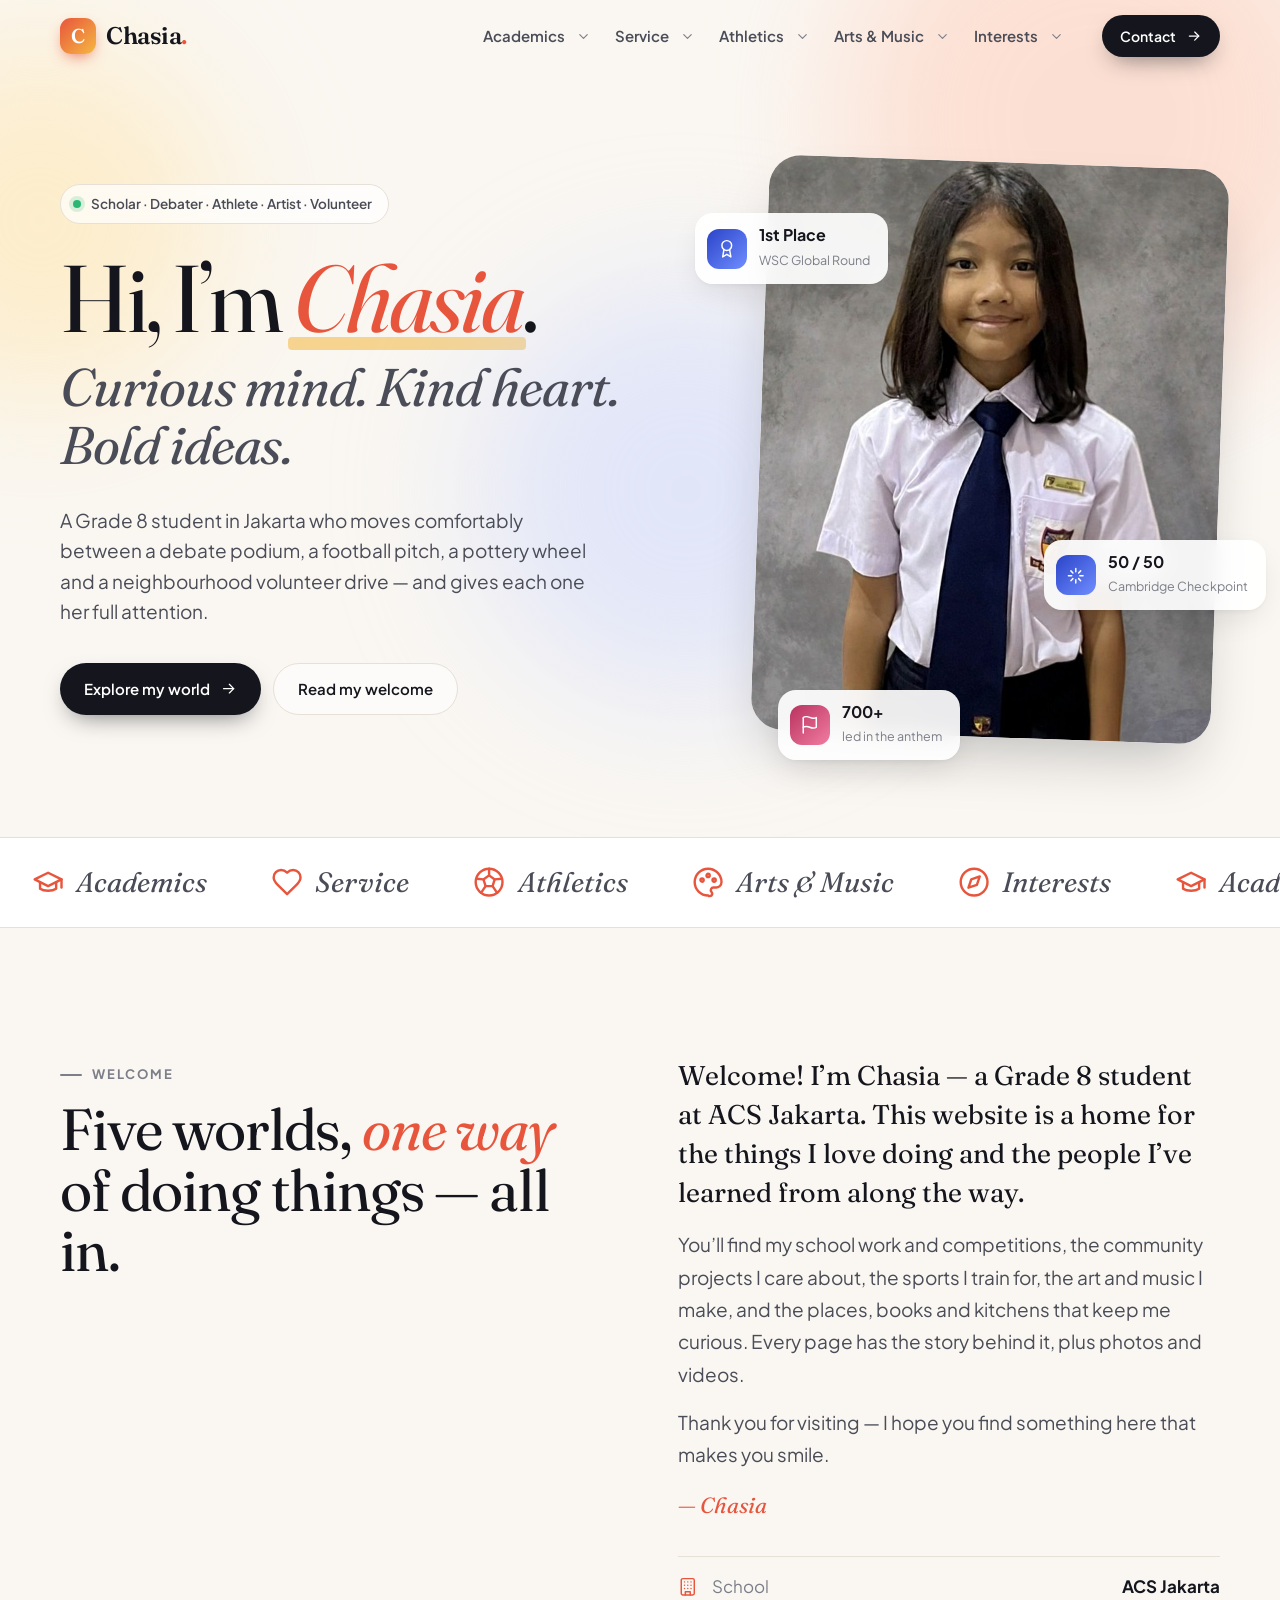
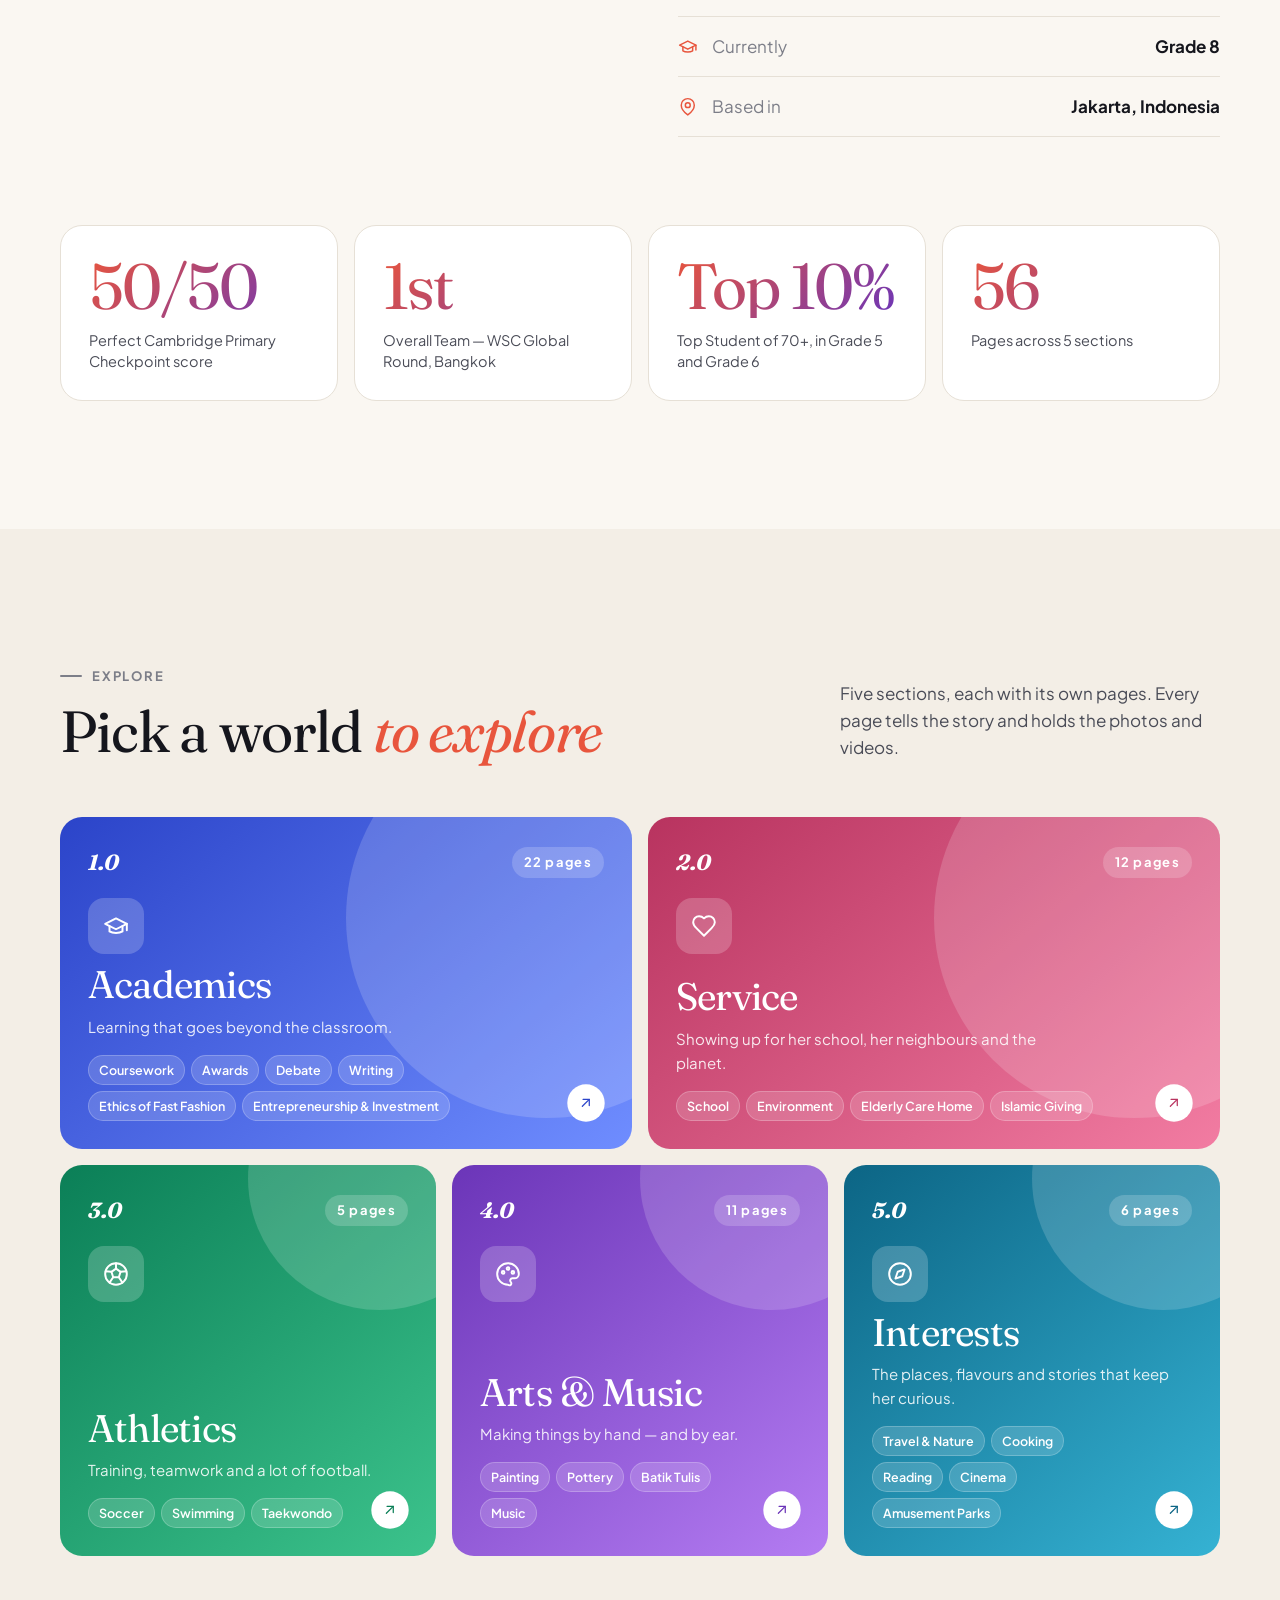
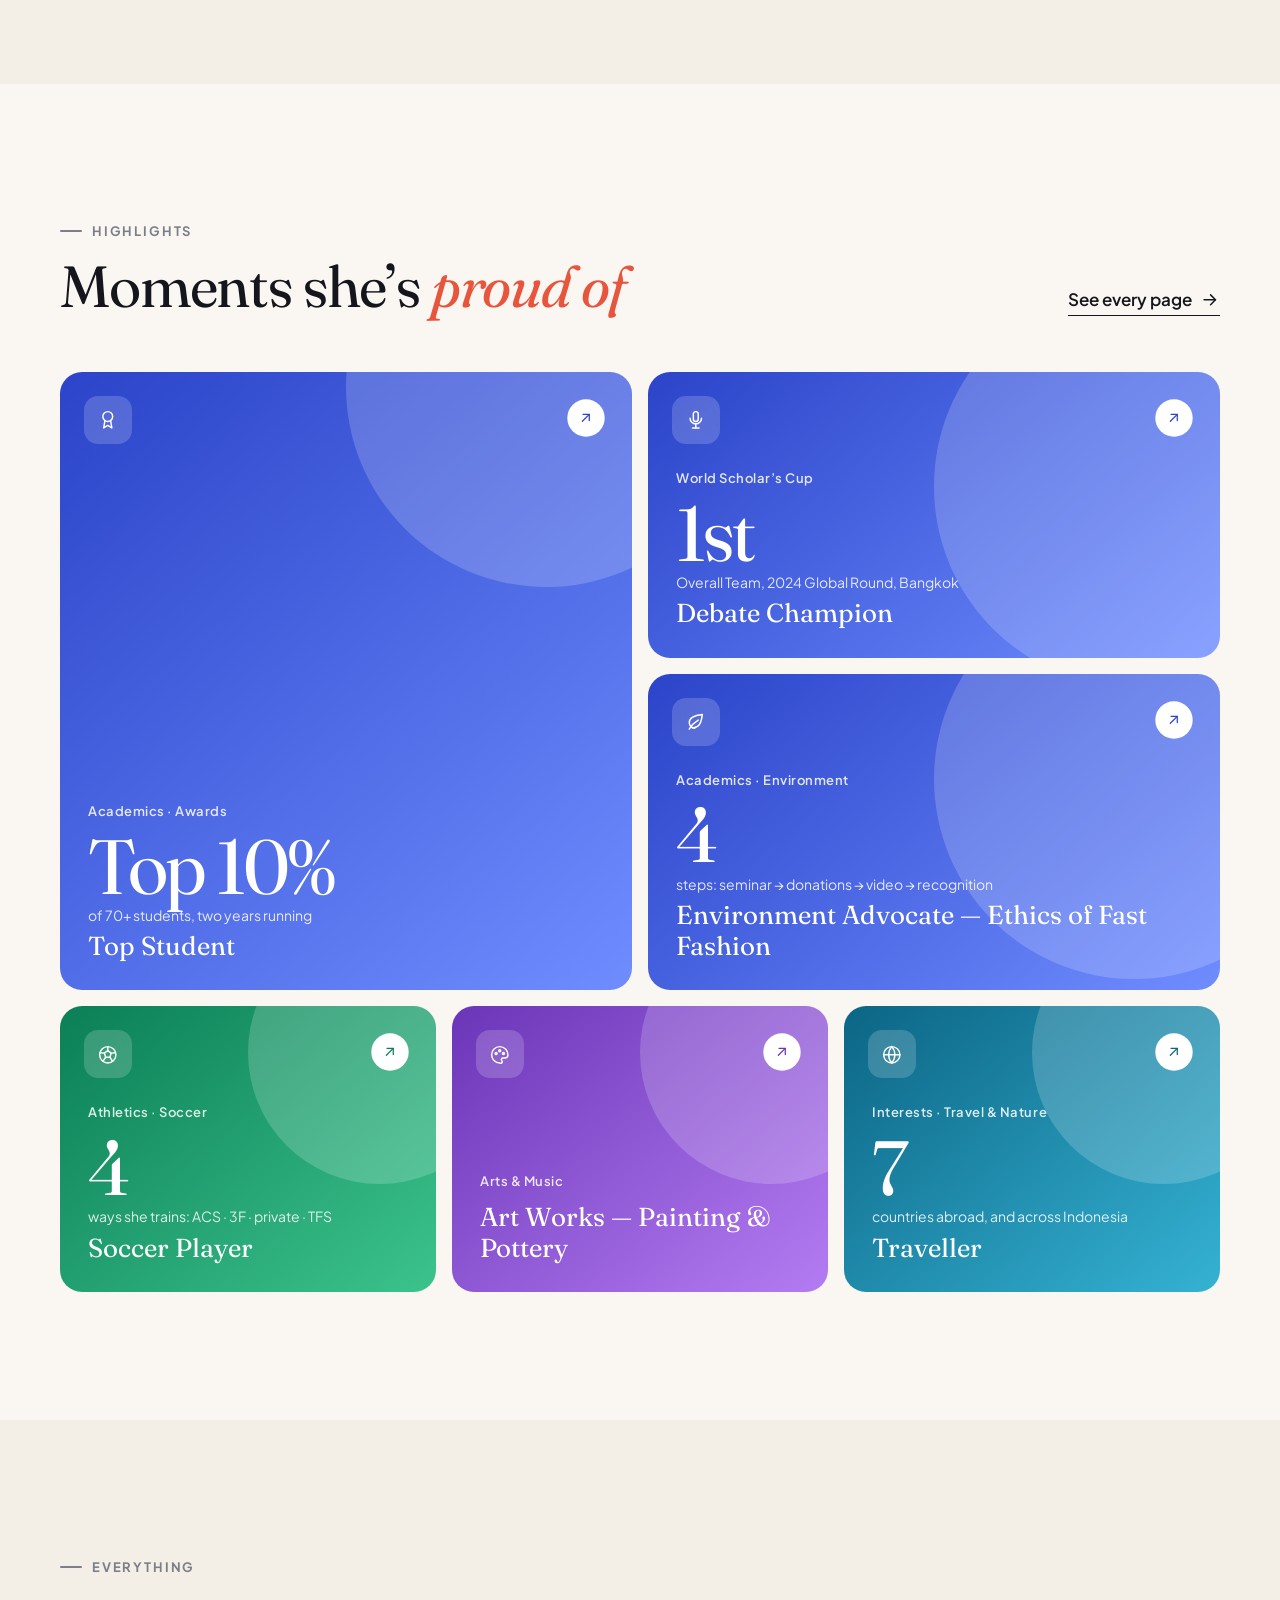
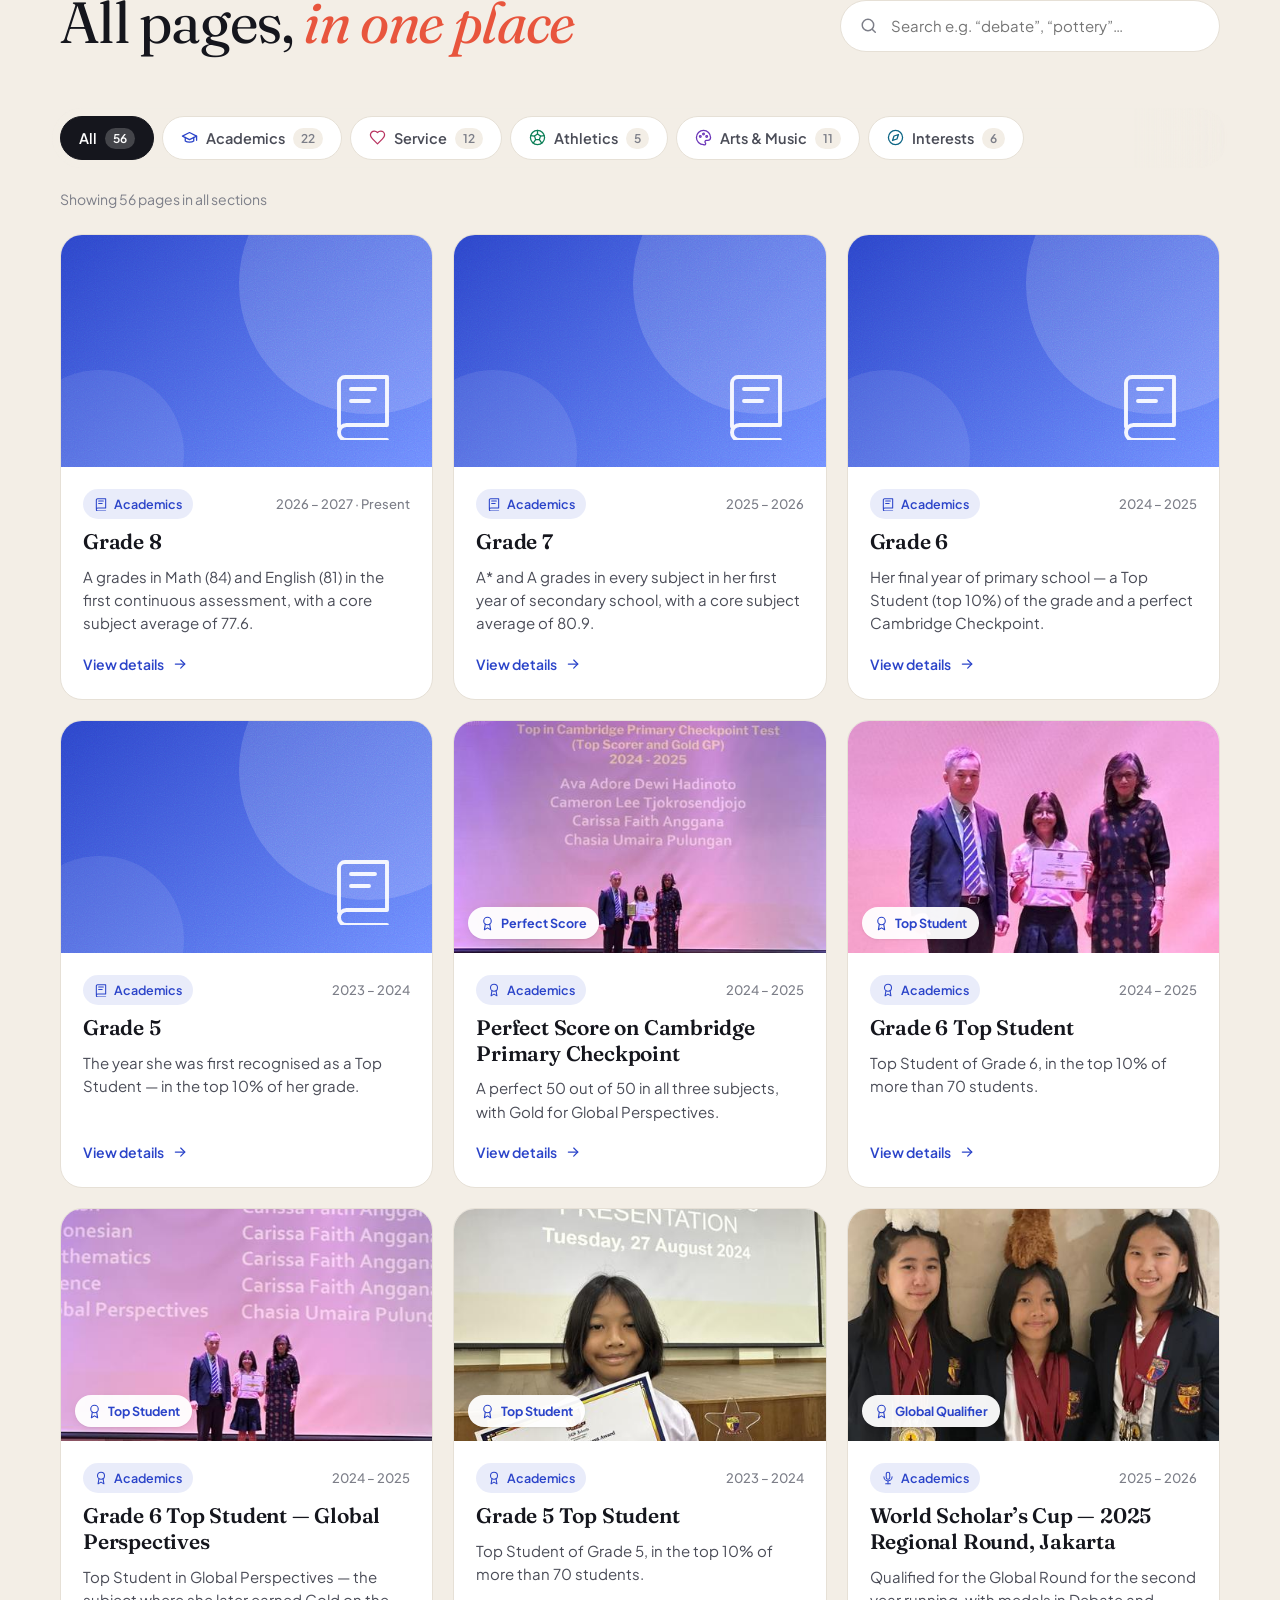
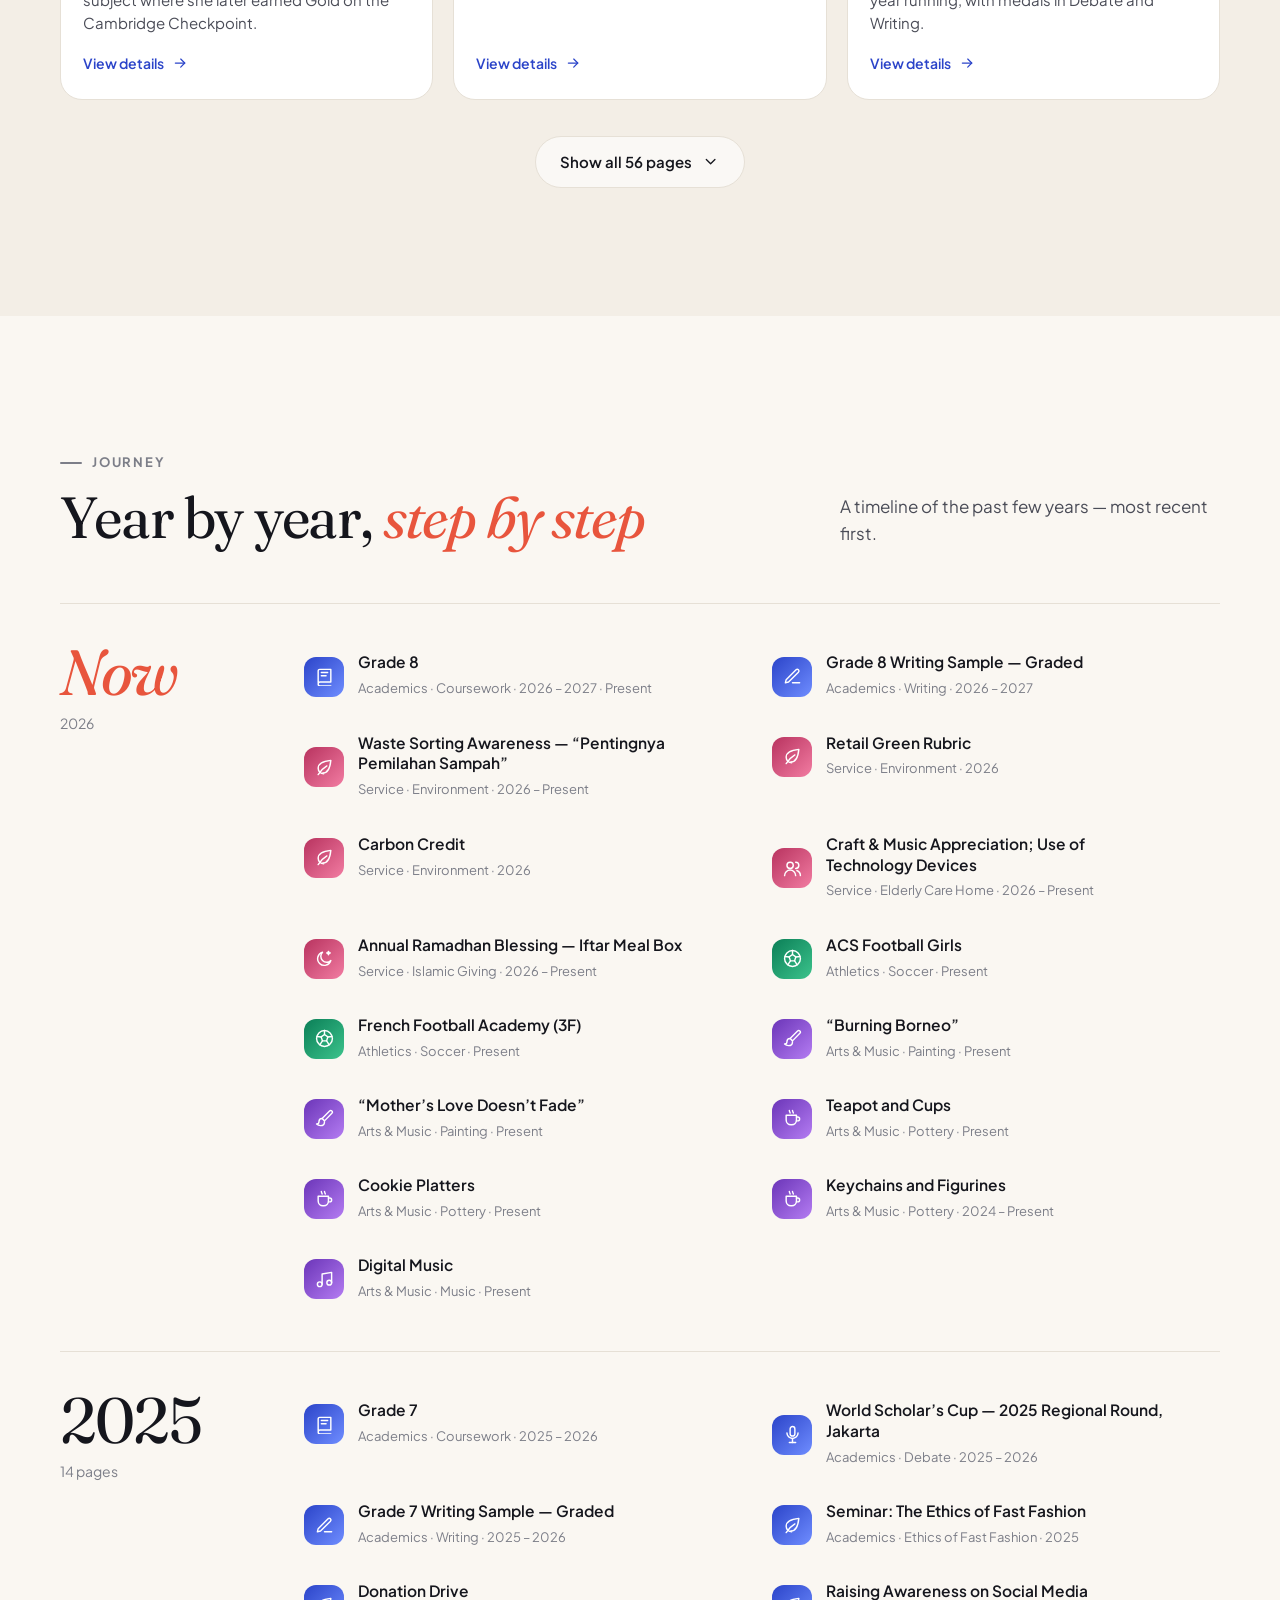
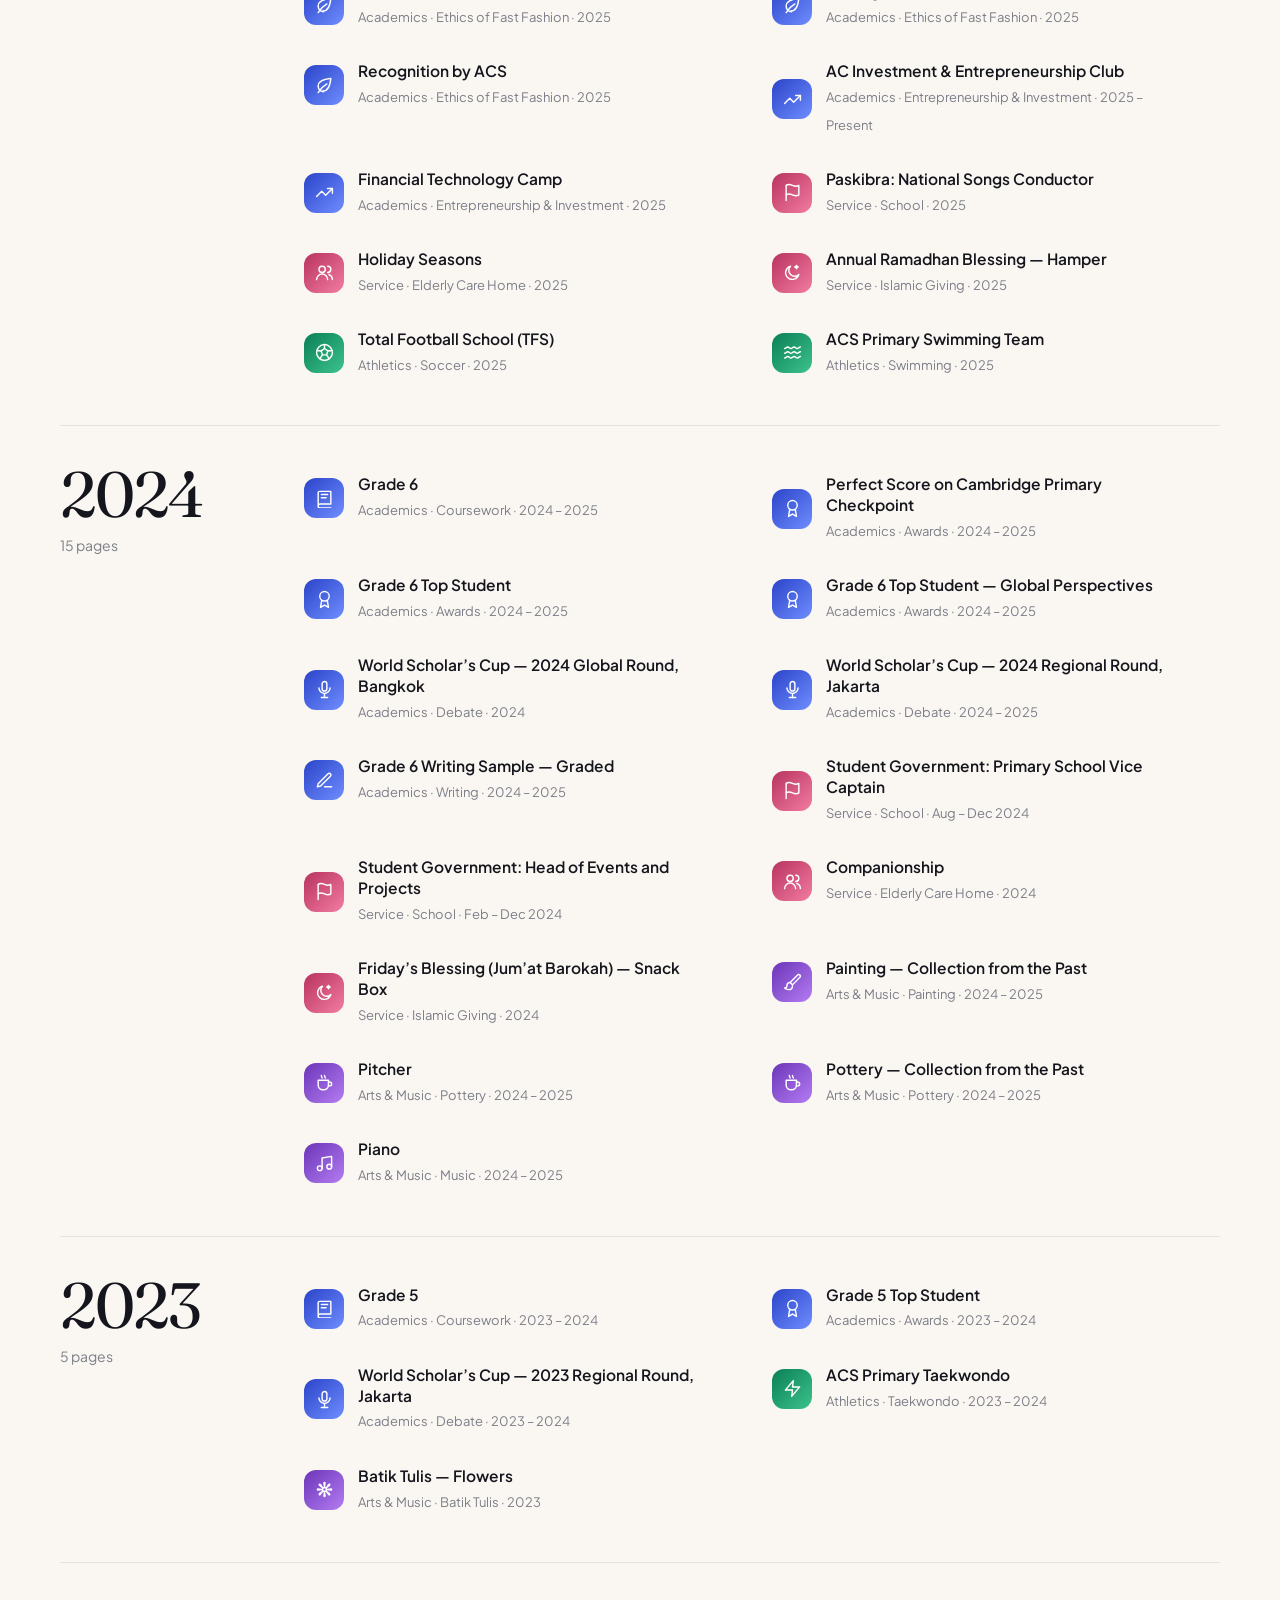
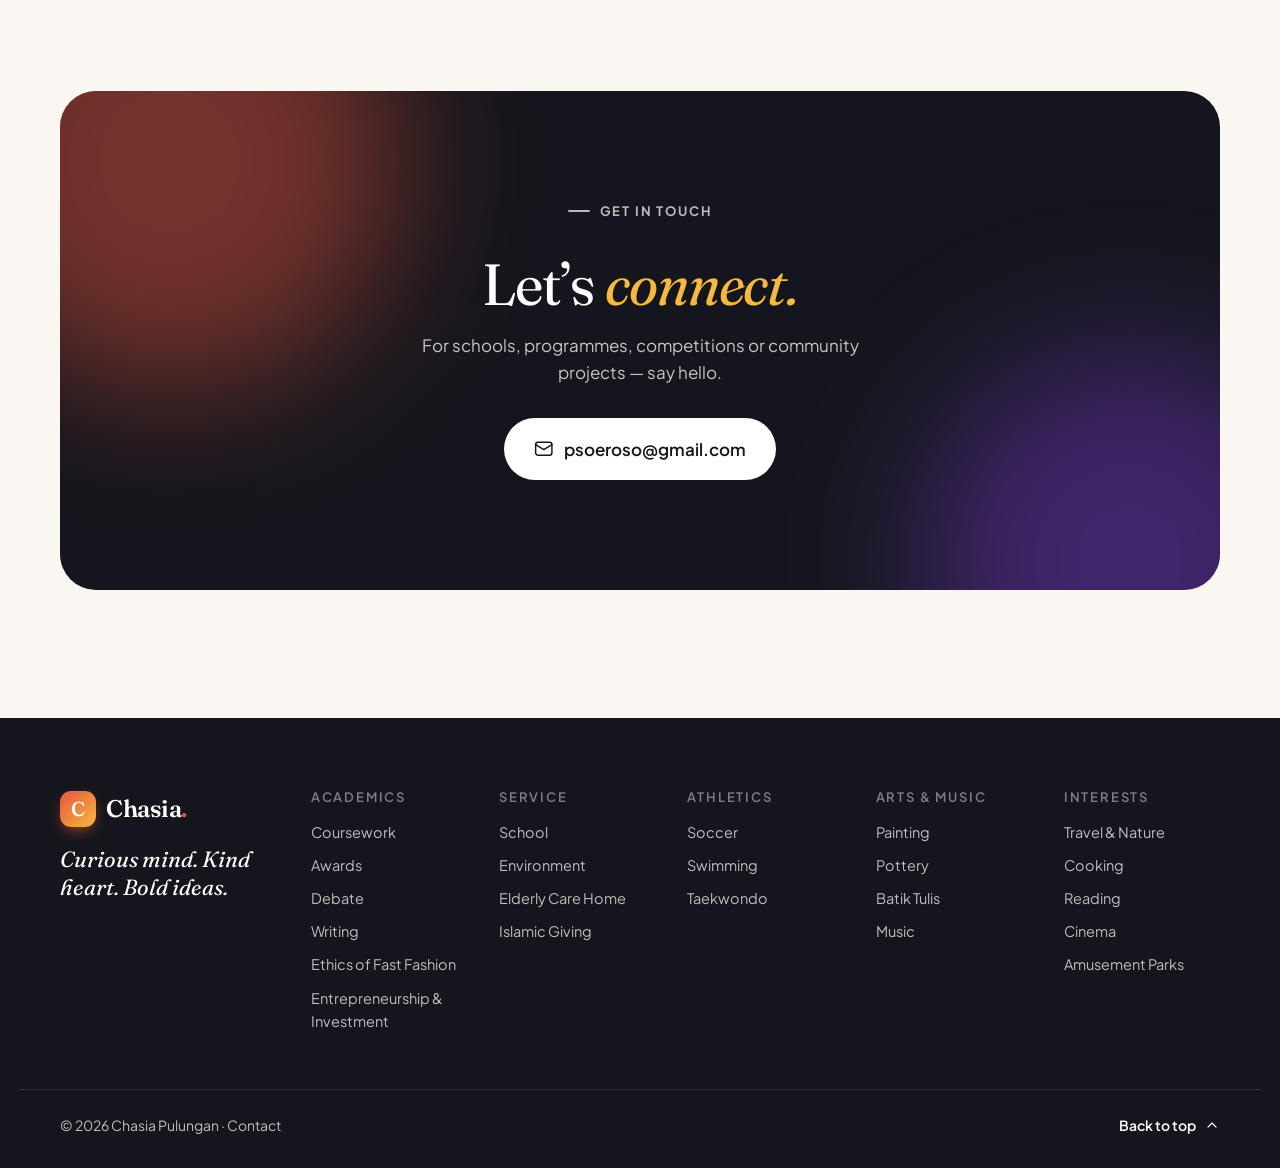
<file: index.html>
<!doctype html>
<html lang="en">
<head>
  <meta charset="utf-8">
  <meta name="viewport" content="width=device-width, initial-scale=1">
  <title>Chasia Pulungan — Profile</title>
  <meta name="description" content="Chasia Pulungan — student, debater, athlete, artist and volunteer from Jakarta. Academics, service, athletics, arts & music, and interests.">
  <meta property="og:title" content="Chasia Pulungan — Profile">
  <meta property="og:description" content="Curious mind. Kind heart. Bold ideas.">
  <!-- Private profile: shared directly with admission committees, kept out of search engines -->
  <meta name="robots" content="noindex, nofollow, noarchive">
  <meta name="theme-color" content="#FAF7F2">
  <link rel="icon" href="assets/img/favicon.svg" type="image/svg+xml">
  <link rel="preconnect" href="https://fonts.googleapis.com">
  <link rel="preconnect" href="https://fonts.gstatic.com" crossorigin>
  <link href="https://fonts.googleapis.com/css2?family=Fraunces:ital,opsz,wght@0,9..144,400;0,9..144,600;1,9..144,400;1,9..144,600&family=Plus+Jakarta+Sans:wght@400;500;600;700;800&display=swap" rel="stylesheet">
  <link rel="stylesheet" href="assets/css/styles.css">
</head>
<body class="page-home">
  <a class="skip" href="#main">Skip to content</a>
  <header id="site-header" class="header"></header>

  <main id="main">
    <!-- HERO -->
    <section class="hero">
      <div class="hero__bg" aria-hidden="true"><span class="blob blob--1"></span><span class="blob blob--2"></span><span class="blob blob--3"></span></div>
      <div class="container hero__inner">
        <div class="hero__copy">
          <p class="eyebrow reveal"><span class="dot"></span> Scholar · Debater · Athlete · Artist · Volunteer</p>
          <h1 class="hero__title reveal">Hi, I’m <span class="hl" data-first>Chasia</span>.<br><em data-tagline></em></h1>
          <p class="hero__lead reveal" data-intro></p>
          <div class="hero__actions reveal">
            <a class="btn btn--ink" href="#sections">Explore my world <span data-icon="arrow"></span></a>
            <a class="btn btn--ghost" href="#welcome">Read my welcome</a>
          </div>
        </div>
        <div class="hero__visual reveal">
          <div class="portrait" data-portrait></div>
          <div class="float float--1"><span class="float__icon" style="--c1:#2B44C9;--c2:#6F8DFF" data-icon="award"></span><div><strong>1st Place</strong><small>WSC Global Round</small></div></div>
          <div class="float float--2"><span class="float__icon" style="--c1:#2B44C9;--c2:#6F8DFF" data-icon="sparkle"></span><div><strong>50 / 50</strong><small>Cambridge Checkpoint</small></div></div>
          <div class="float float--3"><span class="float__icon" style="--c1:#B8335F;--c2:#F27CA2" data-icon="flag"></span><div><strong>700+</strong><small>led in the anthem</small></div></div>
        </div>
      </div>
      <div class="marquee" aria-hidden="true"><div class="marquee__track" data-marquee></div></div>
    </section>

    <!-- WELCOME MESSAGE -->
    <section class="section about" id="welcome">
      <div class="container about__grid">
        <div>
          <p class="kicker reveal">Welcome</p>
          <h2 class="h2 reveal">Five worlds, <em>one way</em> of doing things — all in.</h2>
        </div>
        <div class="about__text">
          <div class="welcome reveal" data-welcome></div>
          <ul class="facts reveal" data-facts></ul>
        </div>
      </div>
      <div class="container stats" data-stats></div>
    </section>

    <!-- VIDEO (shown when SITE.reel or SITE.reelYoutube is set) -->
    <section class="section section--dark reel" id="video" hidden>
      <div class="container">
        <div class="section__head">
          <div>
            <p class="kicker kicker--light reveal">Video</p>
            <h2 class="h2 h2--light reveal">The reel, <em>in 60 seconds</em></h2>
          </div>
        </div>
        <div class="reel__frame reveal" data-reel></div>
      </div>
    </section>

    <!-- SECTIONS -->
    <section class="section section--tint" id="sections">
      <div class="container">
        <div class="section__head">
          <div>
            <p class="kicker reveal">Explore</p>
            <h2 class="h2 reveal">Pick a world <em>to explore</em></h2>
          </div>
          <p class="section__sub reveal">Five sections, each with its own pages. Every page tells the story and holds the photos and videos.</p>
        </div>
        <div class="worlds" data-sections></div>
      </div>
    </section>

    <!-- HIGHLIGHTS -->
    <section class="section" id="highlights">
      <div class="container">
        <div class="section__head">
          <div>
            <p class="kicker reveal">Highlights</p>
            <h2 class="h2 reveal">Moments she’s <em>proud of</em></h2>
          </div>
          <a class="link-arrow reveal" href="#all">See every page <span data-icon="arrow"></span></a>
        </div>
        <div class="bento" data-featured></div>
      </div>
    </section>

    <!-- ALL PAGES -->
    <section class="section section--tint" id="all">
      <div class="container">
        <div class="section__head">
          <div>
            <p class="kicker reveal">Everything</p>
            <h2 class="h2 reveal">All pages, <em>in one place</em></h2>
          </div>
          <label class="search reveal">
            <span data-icon="search"></span>
            <input type="search" placeholder="Search e.g. “debate”, “pottery”…" aria-label="Search all pages" data-search>
          </label>
        </div>
        <div class="filters" role="tablist" aria-label="Filter by section" data-filters></div>
        <p class="results-note" aria-live="polite" data-count></p>
        <div class="grid" data-grid></div>
        <div class="empty" data-empty hidden>
          <p>No pages match your search.</p>
          <button class="btn btn--ghost btn--sm" data-reset>Clear filters</button>
        </div>
      </div>
    </section>

    <!-- JOURNEY -->
    <section class="section" id="journey">
      <div class="container">
        <div class="section__head">
          <div>
            <p class="kicker reveal">Journey</p>
            <h2 class="h2 reveal">Year by year, <em>step by step</em></h2>
          </div>
          <p class="section__sub reveal">A timeline of the past few years — most recent first.</p>
        </div>
        <div class="journey" data-journey></div>
      </div>
    </section>

    <!-- CONTACT -->
    <section class="section contact" id="contact">
      <div class="container">
        <div class="contact__card reveal">
          <div class="contact__bg" aria-hidden="true"><span class="blob blob--1"></span><span class="blob blob--2"></span></div>
          <p class="kicker kicker--light">Get in touch</p>
          <h2 class="h2 h2--light">Let’s <em>connect.</em></h2>
          <p class="contact__lead">For schools, programmes, competitions or community projects — say hello.</p>
          <a class="btn btn--light btn--lg" data-email><span data-icon="mail"></span><span data-email-text></span></a>
        </div>
      </div>
    </section>
  </main>

  <footer id="site-footer" class="footer"></footer>

  <script src="assets/js/data.js"></script>
  <script src="assets/js/media.js"></script>
  <script src="assets/js/common.js"></script>
  <script src="assets/js/home.js"></script>
</body>
</html>
</file>
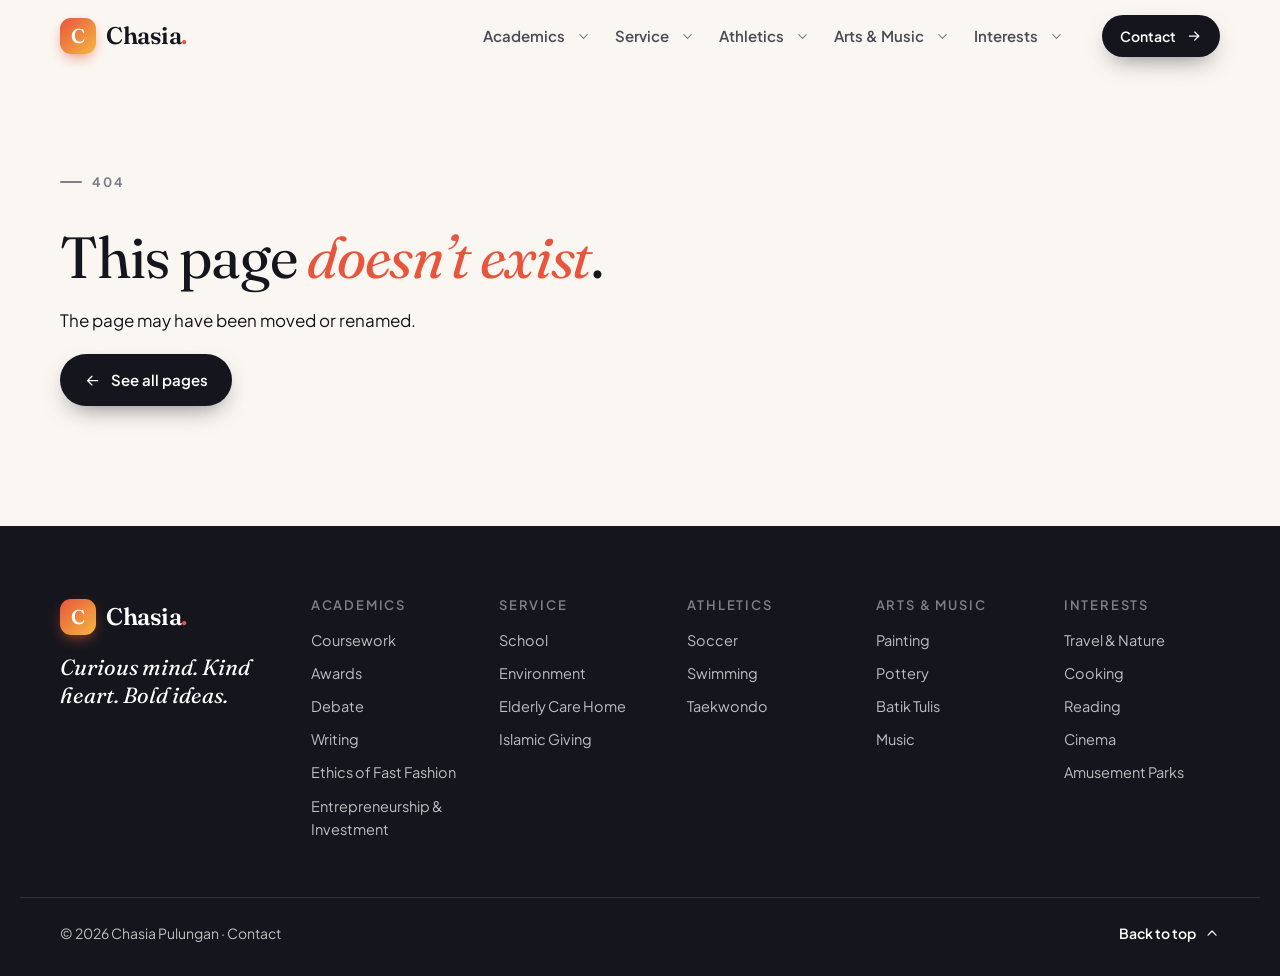
<file: activity.html>
<!doctype html>
<html lang="en">
<head>
  <meta charset="utf-8">
  <meta name="viewport" content="width=device-width, initial-scale=1">
  <title>Activity — Chasia Pulungan</title>
  <meta name="description" content="Details, photos and videos of Chasia Pulungan’s activities and achievements.">
  <!-- Private profile: shared directly with admission committees, kept out of search engines -->
  <meta name="robots" content="noindex, nofollow, noarchive">
  <meta name="theme-color" content="#FAF7F2">
  <link rel="icon" href="assets/img/favicon.svg" type="image/svg+xml">
  <link rel="preconnect" href="https://fonts.googleapis.com">
  <link rel="preconnect" href="https://fonts.gstatic.com" crossorigin>
  <link href="https://fonts.googleapis.com/css2?family=Fraunces:ital,opsz,wght@0,9..144,400;0,9..144,600;1,9..144,400;1,9..144,600&family=Plus+Jakarta+Sans:wght@400;500;600;700&display=swap" rel="stylesheet">
  <link rel="stylesheet" href="assets/css/styles.css">
</head>
<body class="page-activity">
  <a class="skip" href="#main">Skip to content</a>
  <header id="site-header" class="header"></header>
  <main id="main"></main>
  <footer id="site-footer" class="footer"></footer>

  <!-- Lightbox -->
  <div class="lightbox" id="lightbox" role="dialog" aria-modal="true" aria-label="Media viewer" hidden>
    <div class="lightbox__top">
      <span class="lightbox__count" data-lb-count></span>
      <button class="lightbox__btn" data-lb-close aria-label="Close viewer"></button>
    </div>
    <div class="lightbox__stage" data-lb-stage></div>
    <button class="lightbox__nav lightbox__nav--prev" data-lb-prev aria-label="Previous"></button>
    <button class="lightbox__nav lightbox__nav--next" data-lb-next aria-label="Next"></button>
    <div class="lightbox__bottom">
      <p class="lightbox__caption" data-lb-caption></p>
      <div class="lightbox__thumbs" data-lb-thumbs></div>
    </div>
  </div>

  <script src="assets/js/data.js"></script>
  <script src="assets/js/media.js"></script>
  <script src="assets/js/common.js"></script>
  <script src="assets/js/activity.js"></script>
</body>
</html>
</file>
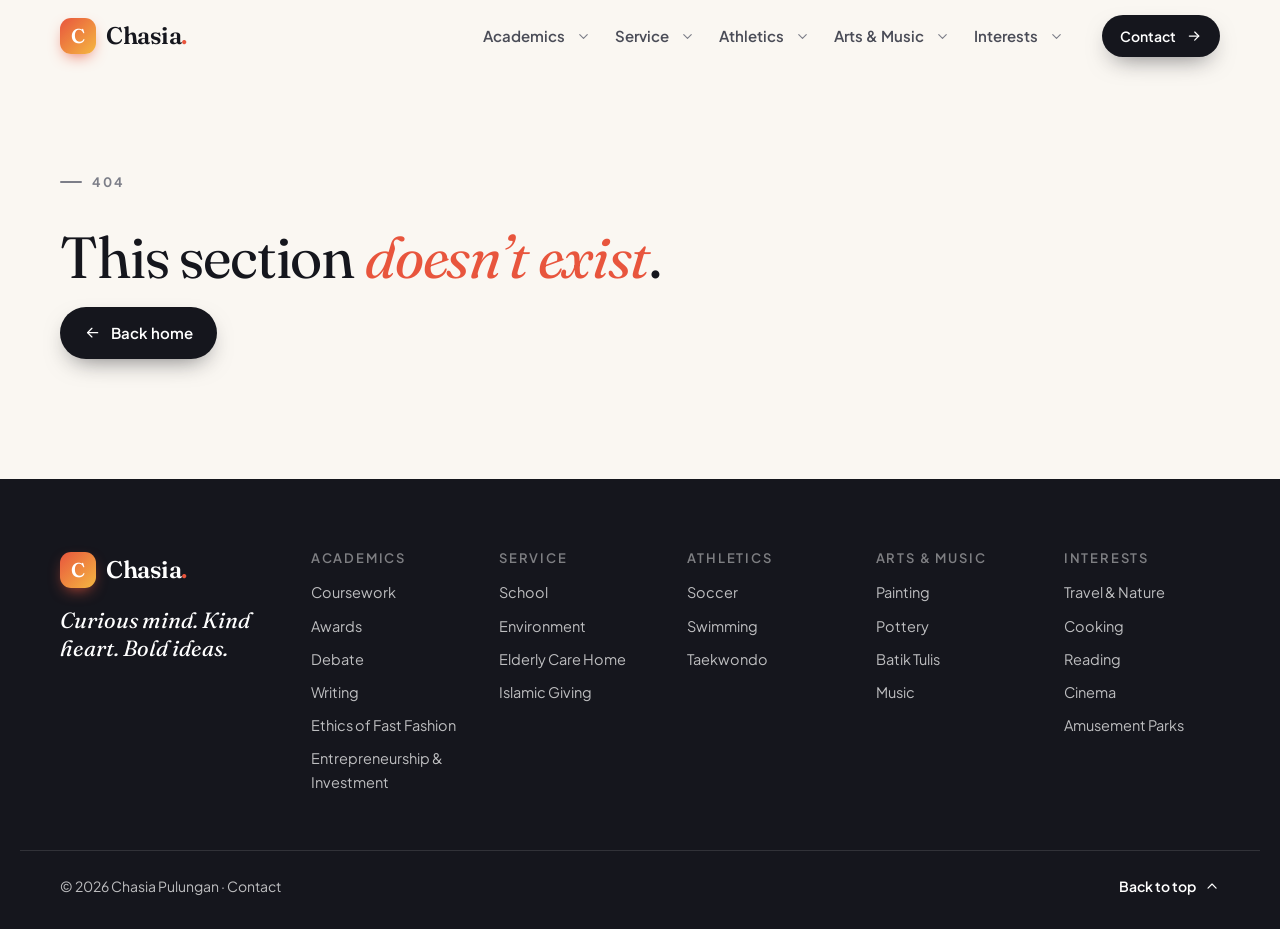
<file: section.html>
<!doctype html>
<html lang="en">
<head>
  <meta charset="utf-8">
  <meta name="viewport" content="width=device-width, initial-scale=1">
  <title>Chasia Pulungan</title>
  <meta name="description" content="Chasia Pulungan — profile section.">
  <!-- Private profile: shared directly with admission committees, kept out of search engines -->
  <meta name="robots" content="noindex, nofollow, noarchive">
  <meta name="theme-color" content="#FAF7F2">
  <link rel="icon" href="assets/img/favicon.svg" type="image/svg+xml">
  <link rel="preconnect" href="https://fonts.googleapis.com">
  <link rel="preconnect" href="https://fonts.gstatic.com" crossorigin>
  <link href="https://fonts.googleapis.com/css2?family=Fraunces:ital,opsz,wght@0,9..144,400;0,9..144,600;1,9..144,400;1,9..144,600&family=Plus+Jakarta+Sans:wght@400;500;600;700;800&display=swap" rel="stylesheet">
  <link rel="stylesheet" href="assets/css/styles.css">
</head>
<body class="page-activity page-section">
  <a class="skip" href="#main">Skip to content</a>
  <header id="site-header" class="header"></header>
  <main id="main"></main>
  <footer id="site-footer" class="footer"></footer>
  <script src="assets/js/data.js"></script>
  <script src="assets/js/media.js"></script>
  <script src="assets/js/common.js"></script>
  <script src="assets/js/section.js"></script>
</body>
</html>
</file>
<file: assets/css/styles.css>
/* =============================================================
   CHASIA — Design system
   ============================================================= */
:root {
  --bg: #FAF7F2;
  --bg-2: #F3EEE6;
  --surface: #FFFFFF;
  --ink: #15161D;
  --ink-2: #4A4C57;
  --ink-3: #7C7E88;
  --line: #E6E0D6;
  --accent: #E8553D;
  --accent-2: #F5B841;
  --radius: 22px;
  --radius-sm: 14px;
  --shadow-sm: 0 1px 2px rgba(21,22,29,.05), 0 2px 8px rgba(21,22,29,.04);
  --shadow: 0 2px 4px rgba(21,22,29,.04), 0 12px 32px -8px rgba(21,22,29,.12);
  --shadow-lg: 0 30px 60px -20px rgba(21,22,29,.28);
  --serif: "Fraunces", Georgia, "Times New Roman", serif;
  --sans: "Plus Jakarta Sans", system-ui, -apple-system, "Segoe UI", sans-serif;
  --ease: cubic-bezier(.2,.7,.2,1);
  --header-h: 72px;
  --gutter: clamp(16px, 4vw, 40px);
}

*, *::before, *::after { box-sizing: border-box; }
[hidden] { display: none !important; }
html { scroll-behavior: smooth; scroll-padding-top: calc(var(--header-h) + 12px); -webkit-text-size-adjust: 100%; }
body {
  margin: 0; background: var(--bg); color: var(--ink);
  font-family: var(--sans); font-size: 17px; line-height: 1.6;
  -webkit-font-smoothing: antialiased; text-rendering: optimizeLegibility;
  overflow-x: hidden;
}
body.drawer-open, body.lb-open { overflow: hidden; }
img, video, svg { display: block; max-width: 100%; }
a { color: inherit; text-decoration: none; }
button { font: inherit; color: inherit; background: none; border: 0; cursor: pointer; padding: 0; }
h1, h2, h3, h4 { margin: 0; font-weight: 600; line-height: 1.1; }
p { margin: 0; }
ul, ol { margin: 0; padding: 0; list-style: none; }
:focus-visible { outline: 3px solid var(--accent); outline-offset: 3px; border-radius: 6px; }
::selection { background: var(--ink); color: var(--bg); }

.i { width: 1.15em; height: 1.15em; flex: none; }
.rot90 { transform: rotate(90deg); transition: transform .25s var(--ease); }
.container { width: 100%; max-width: 1240px; margin: 0 auto; padding: 0 var(--gutter); }

.skip { position: absolute; left: 12px; top: -60px; z-index: 200; background: var(--ink); color: #fff; padding: 10px 16px; border-radius: 10px; }
.skip:focus { top: 12px; }

/* ---------- Typography ---------- */
.kicker {
  display: inline-flex; align-items: center; gap: 10px;
  font-size: 13px; font-weight: 700; letter-spacing: .14em; text-transform: uppercase; color: var(--ink-3);
  margin-bottom: 14px;
}
.kicker::before { content: ""; width: 22px; height: 2px; background: currentColor; border-radius: 2px; }
.kicker--light { color: rgba(255,255,255,.7); }
.h2 { font-family: var(--serif); font-weight: 400; font-size: clamp(34px, 5vw, 58px); letter-spacing: -.02em; line-height: 1.04; }
.h2 em, .hero__title em { font-style: italic; color: var(--accent); }
.h2--light { color: #fff; }
.h2--light em { color: var(--accent-2); }
.h3 { font-family: var(--serif); font-weight: 600; font-size: 26px; letter-spacing: -.01em; margin: 48px 0 18px; }

/* ---------- Buttons ---------- */
.btn {
  display: inline-flex; align-items: center; justify-content: center; gap: 10px;
  height: 52px; padding: 0 24px; border-radius: 999px; font-weight: 600; font-size: 15px;
  transition: transform .25s var(--ease), background .25s, color .25s, box-shadow .25s, border-color .25s;
  white-space: nowrap;
}
.btn .i { transition: transform .25s var(--ease); }
.btn:hover .i:last-child { transform: translateX(3px); }
.btn:active { transform: scale(.97); }
.btn--sm { height: 42px; padding: 0 18px; font-size: 14px; }
.btn--lg { height: 62px; padding: 0 30px; font-size: 17px; }
.btn--ink { background: var(--ink); color: #fff; box-shadow: 0 10px 24px -10px rgba(21,22,29,.6); }
.btn--ink:hover { background: #000; box-shadow: 0 14px 30px -10px rgba(21,22,29,.7); }
.btn--ghost { border: 1.5px solid var(--line); background: rgba(255,255,255,.6); }
.btn--ghost:hover { border-color: var(--ink); background: #fff; }
.btn--light { background: #fff; color: var(--ink); }
.btn--light:hover { box-shadow: 0 12px 30px -10px rgba(0,0,0,.4); }
.btn .count { background: var(--ink); color: #fff; border-radius: 999px; font-size: 12px; padding: 2px 8px; }

.link-arrow { display: inline-flex; align-items: center; gap: 8px; font-weight: 600; border-bottom: 1.5px solid currentColor; padding-bottom: 2px; }
.link-arrow:hover .i { transform: translateX(4px); }
.link-arrow .i { transition: transform .25s var(--ease); }

.chip { display: inline-flex; align-items: center; gap: 6px; font-size: 12.5px; font-weight: 600; border-radius: 999px; padding: 5px 11px; }
.chip--cat { background: color-mix(in srgb, var(--c1) 10%, transparent); color: var(--c1); }
.chip--cat .i { width: 14px; height: 14px; }

/* ---------- Header ---------- */
.header { position: fixed; inset: 0 0 auto; z-index: 100; height: var(--header-h); transition: background .3s, box-shadow .3s, backdrop-filter .3s; }
.header.is-scrolled { background: rgba(250,247,242,.82); backdrop-filter: saturate(1.4) blur(16px); -webkit-backdrop-filter: saturate(1.4) blur(16px); box-shadow: 0 1px 0 var(--line); }
.header__inner { height: 100%; display: flex; align-items: center; gap: 24px; }
.brand { display: inline-flex; align-items: center; gap: 10px; font-family: var(--serif); font-size: 24px; font-weight: 600; letter-spacing: -.02em; }
.brand__mark { width: 36px; height: 36px; border-radius: 11px; display: grid; place-items: center; color: #fff; font-size: 20px; background: linear-gradient(135deg, var(--accent), var(--accent-2)); box-shadow: 0 6px 16px -6px var(--accent); }
.brand__word i { color: var(--accent); font-style: normal; }
.brand--light { color: #fff; }

.nav { display: flex; align-items: center; gap: 4px; margin-left: auto; }
.nav > a, .nav__dropbtn { display: inline-flex; align-items: center; gap: 6px; padding: 10px 14px; border-radius: 999px; font-size: 15px; font-weight: 500; color: var(--ink-2); transition: color .2s, background .2s; }
.nav > a:hover, .nav__dropbtn:hover, .nav__drop.is-open .nav__dropbtn { color: var(--ink); background: rgba(21,22,29,.06); }
.nav__drop { position: relative; }
.nav__drop.is-open .rot90 { transform: rotate(-90deg); }
.mega {
  position: absolute; top: calc(100% + 12px); left: 50%; width: 600px;
  transform: translate(-50%, -8px); opacity: 0; visibility: hidden;
  background: var(--surface); border-radius: var(--radius); box-shadow: var(--shadow-lg); border: 1px solid var(--line);
  padding: 12px; transition: opacity .25s, transform .25s var(--ease), visibility .25s;
}
.nav__drop.is-open .mega { opacity: 1; visibility: visible; transform: translate(-50%, 0); }
.mega__grid { display: grid; grid-template-columns: 1fr 1fr; gap: 4px; }
.mega__item { display: flex; align-items: center; gap: 14px; padding: 12px; border-radius: 14px; transition: background .2s; }
.mega__item:hover { background: var(--bg); }
.mega__item strong { display: block; font-size: 15px; font-weight: 600; line-height: 1.3; }
.mega__item small { color: var(--ink-3); font-size: 13px; }
.mega__icon { width: 42px; height: 42px; border-radius: 12px; display: grid; place-items: center; color: #fff; background: linear-gradient(135deg, var(--c1), var(--c2)); flex: none; }
.header__cta { margin-left: 8px; }
.burger { display: none; width: 46px; height: 46px; border-radius: 14px; place-items: center; margin-left: auto; background: var(--ink); color: #fff; }
.burger .i { width: 22px; height: 22px; }

.drawer { position: fixed; inset: var(--header-h) 0 0; background: var(--bg); overflow-y: auto; opacity: 0; transform: translateY(-10px); transition: opacity .3s, transform .3s var(--ease); }
.drawer.is-open { opacity: 1; transform: none; }
.drawer__inner { padding-top: 16px; padding-bottom: 40px; }
.drawer__links a { display: block; font-family: var(--serif); font-size: 40px; letter-spacing: -.02em; padding: 6px 0; border-bottom: 1px solid var(--line); }
.drawer__label { margin: 28px 0 10px; font-size: 13px; font-weight: 700; letter-spacing: .14em; text-transform: uppercase; color: var(--ink-3); }
.drawer__areas { display: grid; gap: 4px; }
.drawer__areas .mega__item { background: var(--surface); }

@media (max-width: 1140px) {
  .nav, .header__cta { display: none; }
  .burger { display: grid; }
}

/* ---------- Sections ---------- */
.section { padding: clamp(72px, 10vw, 128px) 0; position: relative; }
.section--tint { background: var(--bg-2); }
.section__head { display: flex; align-items: flex-end; justify-content: space-between; gap: 24px 40px; flex-wrap: wrap; margin-bottom: clamp(32px, 5vw, 56px); }
.section__sub { max-width: 380px; color: var(--ink-2); }

/* ---------- Reveal ---------- */
.reveal { opacity: 0; transform: translateY(22px); transition: opacity .8s var(--ease), transform .8s var(--ease); transition-delay: var(--stagger, 0ms); }
.reveal.is-in { opacity: 1; transform: none; }
@media (prefers-reduced-motion: reduce) {
  *, *::before, *::after { animation: none !important; transition: none !important; }
  html { scroll-behavior: auto; }
  .reveal { opacity: 1; transform: none; }
}

/* ---------- Hero ---------- */
.hero { position: relative; padding: calc(var(--header-h) + clamp(40px, 7vw, 90px)) 0 0; overflow: hidden; }
.hero__bg { position: absolute; inset: 0; pointer-events: none; }
.blob { position: absolute; border-radius: 50%; filter: blur(70px); opacity: .5; animation: float 18s ease-in-out infinite; }
.hero .blob--1 { width: 520px; height: 520px; background: #FFC9B5; top: -140px; right: -80px; }
.hero .blob--2 { width: 420px; height: 420px; background: #C9D5FF; top: 280px; right: 30%; animation-delay: -6s; }
.hero .blob--3 { width: 360px; height: 360px; background: #FFE3A6; top: 40px; left: -140px; animation-delay: -12s; }
@keyframes float { 0%,100% { transform: translate(0,0) scale(1); } 33% { transform: translate(30px,-20px) scale(1.05); } 66% { transform: translate(-20px,20px) scale(.96); } }

.hero__inner { position: relative; display: grid; grid-template-columns: 1.15fr .85fr; gap: clamp(32px, 6vw, 80px); align-items: center; }
.eyebrow { display: inline-flex; align-items: center; gap: 10px; padding: 8px 16px 8px 12px; border-radius: 999px; background: rgba(255,255,255,.7); border: 1px solid var(--line); font-size: 13.5px; font-weight: 600; color: var(--ink-2); margin-bottom: 28px; backdrop-filter: blur(6px); }
.dot { width: 8px; height: 8px; border-radius: 50%; background: #2BB673; box-shadow: 0 0 0 4px rgba(43,182,115,.18); animation: pulse 2s infinite; }
@keyframes pulse { 50% { box-shadow: 0 0 0 7px rgba(43,182,115,.05); } }
.hero__title { font-family: var(--serif); font-weight: 400; font-size: clamp(46px, 7.4vw, 100px); line-height: .98; letter-spacing: -.035em; }
.hero__title em { display: inline-block; font-size: .56em; line-height: 1.1; margin-top: .25em; letter-spacing: -.02em; color: var(--ink-2); }
.hl { position: relative; white-space: nowrap; font-style: italic; color: var(--accent); }
.hl::after { content: ""; position: absolute; left: -2%; right: -2%; bottom: .06em; height: .14em; background: var(--accent-2); opacity: .55; border-radius: 4px; z-index: -1; }
.hero__lead { margin-top: 28px; max-width: 540px; font-size: clamp(17px, 1.6vw, 19px); color: var(--ink-2); }
.hero__actions { display: flex; flex-wrap: wrap; gap: 12px; margin-top: 36px; }

.hero__visual { position: relative; }
.portrait { aspect-ratio: 4/5; border-radius: 32px; overflow: hidden; box-shadow: var(--shadow-lg); transform: rotate(2deg); background: var(--surface); }
.portrait img { width: 100%; height: 100%; object-fit: cover; }
.portrait__ph { position: relative; height: 100%; display: grid; place-items: center; background: radial-gradient(120% 90% at 20% 10%, #FF8F70 0%, transparent 55%), radial-gradient(120% 90% at 90% 90%, #6F8DFF 0%, transparent 60%), linear-gradient(135deg, #F5B841, #E8553D 60%, #6B35B8); }
.portrait__mono { font-family: var(--serif); font-style: italic; font-size: clamp(110px, 14vw, 180px); color: rgba(255,255,255,.92); letter-spacing: -.05em; text-shadow: 0 20px 40px rgba(0,0,0,.15); }
.portrait__note { position: absolute; top: 18px; left: 50%; transform: translateX(-50%); display: inline-flex; gap: 8px; align-items: center; padding: 8px 14px; border-radius: 999px; background: rgba(255,255,255,.22); color: #fff; font-size: 13px; font-weight: 600; backdrop-filter: blur(8px); white-space: nowrap; }
.float { position: absolute; display: flex; align-items: center; gap: 12px; padding: 12px 18px 12px 12px; background: rgba(255,255,255,.92); backdrop-filter: blur(10px); border-radius: 18px; box-shadow: var(--shadow); animation: bob 6s ease-in-out infinite; }
.float strong { display: block; font-size: 16px; line-height: 1.2; }
.float small { color: var(--ink-3); font-size: 12.5px; }
.float__icon { width: 40px; height: 40px; border-radius: 12px; display: grid; place-items: center; color: #fff; background: linear-gradient(135deg, var(--c1), var(--c2)); }
.float--1 { top: 9%; left: -14%; }
.float--2 { bottom: 22%; right: -10%; animation-delay: -2s; }
.float--3 { bottom: -4%; left: 4%; animation-delay: -4s; }
@keyframes bob { 50% { transform: translateY(-10px); } }

.marquee { position: relative; margin-top: clamp(60px, 8vw, 100px); border-block: 1px solid var(--line); background: var(--surface); overflow: hidden; }
.marquee__track { display: flex; width: max-content; animation: marquee 40s linear infinite; }
.marquee__track span { display: inline-flex; align-items: center; gap: 12px; padding: 22px 32px; font-family: var(--serif); font-size: clamp(20px, 2.4vw, 28px); font-style: italic; white-space: nowrap; color: var(--ink-2); }
.marquee__track span .i { color: var(--accent); }
.marquee:hover .marquee__track { animation-play-state: paused; }
@keyframes marquee { to { transform: translateX(-50%); } }

@media (max-width: 900px) {
  .hero__inner { grid-template-columns: 1fr; }
  .hero__visual { max-width: 420px; width: 88%; margin: 20px auto 0; }
  .float--1 { left: -6%; } .float--2 { right: -6%; }
}
@media (max-width: 480px) { .float { padding: 8px 12px 8px 8px; } .float__icon { width: 32px; height: 32px; } .float strong { font-size: 14px; } }

/* ---------- About ---------- */
.about__grid { display: grid; grid-template-columns: 1fr 1fr; gap: clamp(32px, 6vw, 96px); align-items: start; }
.about__text > p { font-size: clamp(18px, 1.8vw, 21px); line-height: 1.65; color: var(--ink-2); }
.facts { margin-top: 32px; border-top: 1px solid var(--line); }
.facts li { display: flex; align-items: center; gap: 14px; padding: 16px 0; border-bottom: 1px solid var(--line); }
.facts li .i { color: var(--accent); }
.facts li span { color: var(--ink-3); flex: 1; }
.stats { display: grid; grid-template-columns: repeat(4, 1fr); gap: 16px; margin-top: clamp(56px, 7vw, 88px); }
.stat { padding: 28px; background: var(--surface); border-radius: var(--radius); border: 1px solid var(--line); }
.stat__value { display: block; font-family: var(--serif); font-size: clamp(44px, 5vw, 64px); line-height: 1; letter-spacing: -.03em; background: linear-gradient(135deg, var(--accent), #6B35B8); -webkit-background-clip: text; background-clip: text; color: transparent; }
.stat__label { display: block; margin-top: 12px; font-size: 14.5px; color: var(--ink-2); line-height: 1.45; }
@media (max-width: 900px) { .about__grid { grid-template-columns: 1fr; } .stats { grid-template-columns: 1fr 1fr; } }
@media (max-width: 420px) { .stat { padding: 20px; } }

/* ---------- Bento (featured) ---------- */
.bento { display: grid; grid-template-columns: repeat(6, 1fr); grid-auto-rows: minmax(220px, auto); gap: 16px; }
.feat {
  position: relative; overflow: hidden; display: flex; flex-direction: column; justify-content: flex-end; gap: 10px;
  padding: 28px; border-radius: var(--radius); color: #fff; isolation: isolate;
  background: linear-gradient(140deg, var(--c1), var(--c2));
  transition: transform .4s var(--ease), box-shadow .4s;
}
.feat:hover { transform: translateY(-6px); box-shadow: 0 30px 50px -24px var(--c1); }
.feat__glow { position: absolute; width: 70%; aspect-ratio: 1; right: -20%; top: -30%; border-radius: 50%; background: rgba(255,255,255,.18); z-index: -1; transition: transform .6s var(--ease); }
.feat:hover .feat__glow { transform: scale(1.2); }
.feat__icon { position: absolute; top: 24px; left: 24px; width: 48px; height: 48px; border-radius: 14px; display: grid; place-items: center; background: rgba(255,255,255,.18); backdrop-filter: blur(6px); }
.feat__cat { font-size: 13px; font-weight: 600; letter-spacing: .04em; opacity: .85; }
.feat__stat { font-family: var(--serif); font-size: clamp(56px, 7vw, 92px); line-height: .9; letter-spacing: -.04em; }
.feat__stat small { display: block; font-family: var(--sans); font-size: 14px; letter-spacing: 0; opacity: .85; margin-top: 8px; }
.feat__title { font-family: var(--serif); font-size: clamp(21px, 2.1vw, 26px); line-height: 1.2; max-width: 30ch; }
.feat__go { position: absolute; top: 24px; right: 24px; width: 44px; height: 44px; border-radius: 50%; display: grid; place-items: center; background: #fff; color: var(--c1); transform: scale(.85); transition: transform .3s var(--ease); }
.feat:hover .feat__go { transform: scale(1) rotate(45deg); }
.feat--0 { grid-column: span 3; grid-row: span 2; min-height: 460px; }
.feat--1 { grid-column: span 3; }
.feat--2 { grid-column: span 3; }
.feat--3, .feat--4, .feat--5 { grid-column: span 2; }
@media (max-width: 900px) {
  .bento { grid-template-columns: 1fr 1fr; }
  .feat--0 { grid-column: span 2; grid-row: auto; min-height: 380px; }
  .feat--1, .feat--2, .feat--3, .feat--4, .feat--5 { grid-column: span 1; min-height: 260px; }
}
@media (max-width: 560px) {
  .bento { grid-template-columns: 1fr; }
  .feat--0, .feat--1, .feat--2, .feat--3, .feat--4, .feat--5 { grid-column: auto; min-height: 260px; }
}

/* ---------- Areas ---------- */
.areas { display: grid; grid-template-columns: repeat(4, 1fr); gap: 16px; }
.area {
  position: relative; text-align: left; display: flex; flex-direction: column; gap: 8px;
  padding: 24px; min-height: 260px; border-radius: var(--radius); background: var(--surface); border: 1px solid var(--line);
  overflow: hidden; isolation: isolate; transition: transform .4s var(--ease), border-color .3s, color .3s, box-shadow .4s;
}
.area::before { content: ""; position: absolute; inset: 0; z-index: -1; background: linear-gradient(140deg, var(--c1), var(--c2)); opacity: 0; transition: opacity .4s var(--ease); }
.area:hover { transform: translateY(-4px); color: #fff; border-color: transparent; box-shadow: 0 24px 40px -22px var(--c1); }
.area:hover::before { opacity: 1; }
.area__num { position: absolute; top: 22px; right: 24px; font-family: var(--serif); font-style: italic; font-size: 15px; color: var(--ink-3); transition: color .3s; }
.area:hover .area__num, .area:hover .area__blurb, .area:hover .area__foot { color: rgba(255,255,255,.85); }
.area__icon { width: 52px; height: 52px; border-radius: 16px; display: grid; place-items: center; margin-bottom: 18px; color: #fff; background: linear-gradient(135deg, var(--c1), var(--c2)); transition: background .3s; }
.area:hover .area__icon { background: rgba(255,255,255,.2); }
.area__icon .i { width: 24px; height: 24px; }
.area__name { font-family: var(--serif); font-size: 23px; line-height: 1.15; letter-spacing: -.01em; }
.area__blurb { font-size: 14.5px; color: var(--ink-2); line-height: 1.5; transition: color .3s; }
.area__foot { margin-top: auto; padding-top: 14px; display: flex; justify-content: space-between; align-items: center; font-size: 13.5px; font-weight: 600; color: var(--ink-3); transition: color .3s; }
.area__foot .i { transition: transform .3s var(--ease); }
.area:hover .area__foot .i { transform: translateX(4px); }
@media (max-width: 1024px) { .areas { grid-template-columns: repeat(2, 1fr); } }
@media (max-width: 520px) {
  .areas { grid-template-columns: 1fr 1fr; gap: 10px; }
  .area { min-height: 0; padding: 18px; }
  .area__blurb, .area__num { display: none; }
  .area__icon { width: 42px; height: 42px; margin-bottom: 8px; }
  .area__name { font-size: 18px; }
}

/* ---------- Search + filters ---------- */
.search { display: flex; align-items: center; gap: 10px; width: min(100%, 380px); height: 52px; padding: 0 18px; border-radius: 999px; background: var(--surface); border: 1.5px solid var(--line); color: var(--ink-3); transition: border-color .2s, box-shadow .2s; }
.search:focus-within { border-color: var(--ink); box-shadow: 0 0 0 4px rgba(21,22,29,.06); }
.search input { flex: 1; min-width: 0; border: 0; outline: 0; background: none; font: inherit; font-size: 15px; color: var(--ink); }
.filters {
  position: sticky; top: calc(var(--header-h) + 8px); z-index: 20;
  display: flex; gap: 8px; overflow-x: auto; scrollbar-width: none; padding: 8px; margin: 0 -8px;
  border-radius: 999px; background: rgba(243,238,230,.85); backdrop-filter: blur(12px);
  -webkit-mask-image: linear-gradient(90deg, #000 92%, transparent); mask-image: linear-gradient(90deg, #000 92%, transparent);
}
.filters::-webkit-scrollbar { display: none; }
.filter { flex: none; display: inline-flex; align-items: center; gap: 8px; height: 44px; padding: 0 18px; border-radius: 999px; background: var(--surface); border: 1.5px solid var(--line); font-size: 14.5px; font-weight: 600; color: var(--ink-2); transition: all .25s var(--ease); }
.filter .i { color: var(--c1, var(--ink)); width: 17px; height: 17px; }
.filter span { font-size: 12px; padding: 1px 8px; border-radius: 999px; background: var(--bg-2); color: var(--ink-3); }
.filter:hover { border-color: var(--ink-3); color: var(--ink); }
.filter.is-active { background: var(--ink); border-color: var(--ink); color: #fff; }
.filter.is-active[style] { background: linear-gradient(135deg, var(--c1), var(--c2)); border-color: transparent; }
.filter.is-active .i { color: #fff; }
.filter.is-active span { background: rgba(255,255,255,.2); color: #fff; }
.results-note { margin: 20px 0 24px; font-size: 14px; color: var(--ink-3); }
.empty { text-align: center; padding: 60px 20px; color: var(--ink-2); display: grid; gap: 16px; justify-items: center; }

/* ---------- Cards ---------- */
.grid { display: grid; grid-template-columns: repeat(auto-fill, minmax(290px, 1fr)); gap: 20px; }
.grid--3 { grid-template-columns: repeat(3, 1fr); }
@media (max-width: 900px) { .grid--3 { grid-template-columns: 1fr 1fr; } }
@media (max-width: 600px) { .grid--3 { grid-template-columns: 1fr; } }
.card { display: flex; flex-direction: column; background: var(--surface); border-radius: var(--radius); border: 1px solid var(--line); overflow: hidden; transition: transform .4s var(--ease), box-shadow .4s, border-color .3s, opacity .8s var(--ease); }
.card:hover { transform: translateY(-6px); box-shadow: var(--shadow); border-color: transparent; }
.card__media { position: relative; aspect-ratio: 16/10; overflow: hidden; }
.card__badge { position: absolute; left: 14px; bottom: 14px; display: inline-flex; align-items: center; gap: 6px; padding: 6px 12px; border-radius: 999px; background: rgba(255,255,255,.95); color: var(--c1); font-size: 12.5px; font-weight: 700; box-shadow: var(--shadow-sm); }
.card__badge .i { width: 15px; height: 15px; }
.card__body { display: flex; flex-direction: column; gap: 10px; padding: 22px 22px 24px; flex: 1; }
.card__meta { display: flex; align-items: center; justify-content: space-between; gap: 8px; }
.card__period { font-size: 13px; color: var(--ink-3); font-weight: 500; }
.card__title { font-family: var(--serif); font-weight: 600; font-size: 21px; line-height: 1.22; letter-spacing: -.01em; }
.card__summary { font-size: 15px; color: var(--ink-2); line-height: 1.55; }
.card__cta { margin-top: auto; padding-top: 8px; display: inline-flex; align-items: center; gap: 8px; font-size: 14px; font-weight: 600; color: var(--c1); }
.card__cta .i { transition: transform .3s var(--ease); }
.card:hover .card__cta .i { transform: translateX(5px); }

.cover { position: relative; width: 100%; height: 100%; background: linear-gradient(140deg, var(--c1), var(--c2)); overflow: hidden; }
.cover img { width: 100%; height: 100%; object-fit: cover; transition: transform .8s var(--ease); }
.card:hover .cover img { transform: scale(1.06); }
.cover--art::before, .cover--art::after { content: ""; position: absolute; border-radius: 50%; background: rgba(255,255,255,.14); }
.cover--art::before { width: 70%; aspect-ratio: 1; right: -18%; top: -35%; }
.cover--art::after { width: 45%; aspect-ratio: 1; left: -12%; bottom: -30%; background: rgba(255,255,255,.09); }
.cover__icon { position: absolute; right: 9%; bottom: 12%; color: rgba(255,255,255,.92); transition: transform .8s var(--ease); }
.cover__icon .i { width: clamp(56px, 22%, 96px); height: auto; aspect-ratio: 1; stroke-width: 1.3; }
.card .cover__icon .i { width: 72px; }
.card:hover .cover__icon { transform: scale(1.1) rotate(-6deg); }
.cover__grain { position: absolute; inset: 0; opacity: .25; mix-blend-mode: overlay; background-image: url("data:image/svg+xml,%3Csvg xmlns='http://www.w3.org/2000/svg' width='160' height='160'%3E%3Cfilter id='n'%3E%3CfeTurbulence type='fractalNoise' baseFrequency='.9' numOctaves='2'/%3E%3C/filter%3E%3Crect width='100%25' height='100%25' filter='url(%23n)'/%3E%3C/svg%3E"); }

/* ---------- Journey ---------- */
.journey { display: grid; gap: 0; }
.year { display: grid; grid-template-columns: 200px 1fr; gap: 32px; padding: 36px 0; border-top: 1px solid var(--line); }
.year:last-child { border-bottom: 1px solid var(--line); }
.year__label span { display: block; font-family: var(--serif); font-size: clamp(44px, 5vw, 64px); line-height: 1; letter-spacing: -.03em; }
.year__label small { display: block; margin-top: 8px; color: var(--ink-3); font-size: 14px; }
.year:first-child .year__label span { font-style: italic; color: var(--accent); }
.year__list { display: grid; grid-template-columns: 1fr 1fr; gap: 8px; }
.year__list a { display: flex; align-items: center; gap: 14px; padding: 12px 16px 12px 12px; border-radius: 16px; transition: background .25s, transform .25s var(--ease); }
.year__list a:hover { background: var(--surface); box-shadow: var(--shadow-sm); }
.year__dot { width: 40px; height: 40px; flex: none; border-radius: 12px; display: grid; place-items: center; color: #fff; background: linear-gradient(135deg, var(--c1), var(--c2)); }
.year__dot .i { width: 19px; height: 19px; }
.year__text { flex: 1; min-width: 0; }
.year__text strong { display: block; font-weight: 600; font-size: 15.5px; line-height: 1.35; }
.year__text small { color: var(--ink-3); font-size: 13px; }
.year__arrow { color: var(--ink-3); opacity: 0; transform: translateX(-6px); transition: all .25s var(--ease); }
.year__list a:hover .year__arrow { opacity: 1; transform: none; color: var(--c1); }
@media (max-width: 900px) { .year { grid-template-columns: 1fr; gap: 16px; } .year__list { grid-template-columns: 1fr; } .year__list a { padding-left: 0; } .year__arrow { opacity: 1; transform: none; } }

/* ---------- Contact ---------- */
.contact { padding-top: 0; }
.contact__card { position: relative; overflow: hidden; isolation: isolate; text-align: center; padding: clamp(56px, 9vw, 110px) clamp(24px, 5vw, 60px); border-radius: 36px; background: var(--ink); color: #fff; display: grid; justify-items: center; gap: 18px; }
.contact__bg { position: absolute; inset: 0; z-index: -1; }
.contact .blob--1 { width: 460px; height: 460px; background: var(--accent); left: -120px; top: -160px; opacity: .45; }
.contact .blob--2 { width: 420px; height: 420px; background: #6B35B8; right: -120px; bottom: -180px; opacity: .5; animation-delay: -8s; }
.contact__lead { color: rgba(255,255,255,.75); max-width: 460px; margin-bottom: 14px; }
.contact .btn--light { max-width: 100%; }
.contact .btn--light span:last-child { overflow: hidden; text-overflow: ellipsis; }

/* ---------- Footer ---------- */
.footer { background: var(--ink); color: rgba(255,255,255,.72); padding: 72px 0 32px; }
.page-home .footer { margin-top: 0; }
.footer__inner { display: grid; grid-template-columns: 1.4fr repeat(5, 1fr); gap: 32px; }
.footer__brand p { margin-top: 16px; font-family: var(--serif); font-style: italic; font-size: 22px; color: #fff; max-width: 280px; line-height: 1.3; }
.footer h4 { font-size: 13px; letter-spacing: .14em; text-transform: uppercase; color: rgba(255,255,255,.45); margin-bottom: 16px; }
.footer__col ul { display: grid; gap: 10px; }
.footer__col ul { font-size: 14.5px; }
.footer h4 a { color: inherit; }
.footer a:hover { color: #fff; }
.footer__bottom { display: flex; justify-content: space-between; align-items: center; margin-top: 56px; padding-top: 24px; border-top: 1px solid rgba(255,255,255,.12); font-size: 14px; }
.totop { display: inline-flex; align-items: center; gap: 8px; font-weight: 600; color: #fff; }
@media (max-width: 1000px) { .footer__inner { grid-template-columns: repeat(3, 1fr); } .footer__brand { grid-column: 1 / -1; } }
@media (max-width: 560px) { .footer__inner { grid-template-columns: 1fr 1fr; } }

/* =============================================================
   ACTIVITY PAGE
   ============================================================= */
.a-hero { position: relative; overflow: hidden; color: #fff; padding: calc(var(--header-h) + 40px) 0 clamp(56px, 8vw, 96px); background: linear-gradient(135deg, var(--c1), var(--c2)); isolation: isolate; }
.a-hero__bg { position: absolute; inset: 0; z-index: -1; background:
  radial-gradient(60% 80% at 100% 0%, rgba(255,255,255,.22), transparent 60%),
  radial-gradient(50% 60% at 0% 100%, rgba(0,0,0,.18), transparent 60%); }
.page-activity .header:not(.is-scrolled) { color: #fff; }
.page-activity .header:not(.is-scrolled) .nav__link, .page-activity .header:not(.is-scrolled) .nav__caret { color: rgba(255,255,255,.88); }
.page-activity .header:not(.is-scrolled) .nav__drop:hover .nav__link, .page-activity .header:not(.is-scrolled) .nav__drop.is-open .nav__link, .page-activity .header:not(.is-scrolled) .nav__drop.is-current .nav__link { background: rgba(255,255,255,.16); color: #fff; }
.page-activity .header:not(.is-scrolled) .brand__word i { color: #fff; }
.page-activity .header:not(.is-scrolled) .header__cta { background: #fff; color: var(--ink); }
.page-activity .header:not(.is-scrolled) .burger { background: #fff; color: var(--ink); }
.page-activity .drawer, .page-activity .mega { color: var(--ink); }

.a-hero__inner { display: grid; grid-template-columns: 1.2fr .8fr; gap: clamp(32px, 5vw, 72px); align-items: center; }
.crumbs { display: flex; flex-wrap: wrap; gap: 8px; font-size: 14px; color: rgba(255,255,255,.75); margin-bottom: 28px; }
.crumbs a:hover { color: #fff; text-decoration: underline; text-underline-offset: 3px; }
.crumbs [aria-current] { color: #fff; font-weight: 600; max-width: 32ch; overflow: hidden; text-overflow: ellipsis; white-space: nowrap; }
.a-hero__cat { display: inline-flex; align-items: center; gap: 10px; font-size: 13px; font-weight: 700; letter-spacing: .14em; text-transform: uppercase; color: rgba(255,255,255,.85); margin-bottom: 18px; }
.a-hero__title { font-family: var(--serif); font-weight: 400; font-size: clamp(38px, 5.6vw, 76px); line-height: 1.02; letter-spacing: -.03em; }
.a-hero__lead { margin-top: 22px; max-width: 620px; font-size: clamp(17px, 1.7vw, 20px); color: rgba(255,255,255,.88); }
.a-hero__meta { display: flex; flex-wrap: wrap; gap: 8px; margin-top: 28px; }
.pill { display: inline-flex; align-items: center; gap: 8px; height: 38px; padding: 0 14px; border-radius: 999px; background: rgba(255,255,255,.14); border: 1px solid rgba(255,255,255,.25); font-size: 14px; font-weight: 500; backdrop-filter: blur(6px); }
.pill .i { width: 16px; height: 16px; }
.pill--solid { background: #fff; color: var(--c1); border-color: #fff; font-weight: 700; }
.a-hero__jump { margin-top: 28px; }
.a-hero__visual { position: relative; }
.cover--hero { aspect-ratio: 4/5; border-radius: 28px; box-shadow: 0 40px 80px -30px rgba(0,0,0,.45); border: 1px solid rgba(255,255,255,.25); transform: rotate(-2deg); }
.cover--hero .cover__icon { right: 50%; bottom: 50%; transform: translate(50%, 50%); }
.cover--hero .cover__icon .i { width: 150px; stroke-width: 1.1; }
.a-hero__stat { position: absolute; left: -24px; bottom: 28px; padding: 18px 22px; border-radius: 20px; background: #fff; color: var(--ink); box-shadow: var(--shadow-lg); max-width: 220px; }
.a-hero__stat strong { display: block; font-family: var(--serif); font-size: 44px; line-height: 1; letter-spacing: -.03em; color: var(--c1); }
.a-hero__stat span { display: block; margin-top: 6px; font-size: 13.5px; color: var(--ink-2); line-height: 1.35; }
@media (max-width: 900px) {
  .a-hero__inner { grid-template-columns: 1fr; }
  .a-hero__visual { max-width: 360px; width: 80%; margin: 8px auto 0; }
  .cover--hero { aspect-ratio: 1; }
  .a-hero__stat { left: -6%; }
}

.a-body__grid { display: grid; grid-template-columns: 1fr 360px; gap: clamp(40px, 6vw, 96px); align-items: start; }
.story > p { font-size: 18px; line-height: 1.75; color: var(--ink-2); margin-bottom: 20px; max-width: 68ch; }
.story > p.story__first { font-family: var(--serif); font-size: clamp(22px, 2.3vw, 28px); line-height: 1.45; color: var(--ink); letter-spacing: -.01em; }
.ticks { display: grid; gap: 10px; }
.ticks li { display: flex; gap: 14px; align-items: flex-start; padding: 16px 18px; background: var(--surface); border: 1px solid var(--line); border-radius: var(--radius-sm); font-weight: 500; }
.ticks .i { flex: none; width: 26px; height: 26px; padding: 5px; border-radius: 50%; color: #fff; background: linear-gradient(135deg, var(--c1), var(--c2)); stroke-width: 3; }
.mini-tl { position: relative; display: grid; gap: 28px; padding-left: 28px; }
.mini-tl::before { content: ""; position: absolute; left: 6px; top: 8px; bottom: 8px; width: 2px; background: var(--line); }
.mini-tl li { position: relative; }
.mini-tl li::before { content: ""; position: absolute; left: -28px; top: 6px; width: 14px; height: 14px; border-radius: 50%; background: linear-gradient(135deg, var(--c1), var(--c2)); box-shadow: 0 0 0 5px var(--bg); }
.mini-tl__when { display: block; font-size: 13px; font-weight: 700; letter-spacing: .08em; text-transform: uppercase; color: var(--c1); margin-bottom: 6px; }
.mini-tl p { color: var(--ink-2); }

.aside { position: sticky; top: calc(var(--header-h) + 24px); }
.factcard { padding: 28px; border-radius: var(--radius); background: var(--surface); border: 1px solid var(--line); box-shadow: var(--shadow-sm); position: relative; overflow: hidden; }
.factcard::before { content: ""; position: absolute; inset: 0 0 auto; height: 5px; background: linear-gradient(90deg, var(--c1), var(--c2)); }
.factcard__title { font-family: var(--serif); font-size: 22px; margin-bottom: 18px; }
.factcard dl { margin: 0; display: grid; }
.factcard dl > div { padding: 14px 0; border-top: 1px solid var(--line); }
.factcard dt { display: flex; align-items: center; gap: 8px; font-size: 12.5px; font-weight: 700; letter-spacing: .1em; text-transform: uppercase; color: var(--ink-3); margin-bottom: 4px; }
.factcard dt .i { width: 15px; height: 15px; color: var(--c1); }
.factcard dd { margin: 0; font-weight: 600; }
.factcard dd a { color: var(--c1); text-decoration: underline; text-underline-offset: 3px; }
.factcard__actions { display: flex; flex-wrap: wrap; gap: 8px; margin-top: 18px; }
@media (max-width: 900px) { .a-body__grid { grid-template-columns: 1fr; } .aside { position: static; } }

/* ---------- Gallery ---------- */
.tabs { display: inline-flex; gap: 4px; padding: 5px; background: var(--surface); border: 1px solid var(--line); border-radius: 999px; }
.tab { display: inline-flex; align-items: center; gap: 7px; height: 40px; padding: 0 16px; border-radius: 999px; font-size: 14px; font-weight: 600; color: var(--ink-2); transition: all .25s var(--ease); }
.tab .i { width: 16px; height: 16px; }
.tab span { font-size: 12px; color: var(--ink-3); }
.tab:hover { color: var(--ink); }
.tab.is-active { background: var(--ink); color: #fff; }
.tab.is-active span { color: rgba(255,255,255,.65); }
.notice { display: flex; align-items: center; gap: 10px; padding: 14px 18px; margin-bottom: 24px; border-radius: var(--radius-sm); background: var(--surface); border: 1px dashed var(--ink-3); color: var(--ink-2); font-size: 14.5px; }
.notice .i { color: var(--accent); }
.masonry { columns: 3 280px; column-gap: 16px; }
.tile { position: relative; display: block; width: 100%; margin: 0 0 16px; break-inside: avoid; border-radius: 18px; overflow: hidden; background: linear-gradient(135deg, var(--c1), var(--c2)); cursor: zoom-in; }
.tile--video { cursor: pointer; }
.tile img { width: 100%; height: auto; transition: transform .8s var(--ease), filter .4s; }
.tile:hover img { transform: scale(1.05); }
.tile::after { content: ""; position: absolute; inset: 0; background: linear-gradient(180deg, transparent 55%, rgba(0,0,0,.45)); opacity: 0; transition: opacity .35s; }
.tile:hover::after, .tile:focus-visible::after { opacity: 1; }
.tile__blank { display: block; width: 100%; }
.tile__zoom, .tile__play { position: absolute; z-index: 2; display: grid; place-items: center; border-radius: 50%; background: #fff; color: var(--ink); transition: transform .35s var(--ease), opacity .35s; }
.tile__zoom { top: 14px; right: 14px; width: 40px; height: 40px; opacity: 0; transform: scale(.7); }
.tile:hover .tile__zoom, .tile:focus-visible .tile__zoom { opacity: 1; transform: scale(1); }
.tile__play { top: 50%; left: 50%; width: 68px; height: 68px; transform: translate(-50%, -50%); box-shadow: 0 10px 30px rgba(0,0,0,.3); }
.tile__play .i { width: 26px; height: 26px; margin-left: 4px; stroke: none; }
.tile--video:hover .tile__play { transform: translate(-50%, -50%) scale(1.1); }
.tile__cap { position: absolute; z-index: 2; left: 16px; right: 16px; bottom: 14px; text-align: left; color: #fff; font-size: 14px; font-weight: 600; opacity: 0; transform: translateY(6px); transition: all .35s var(--ease); }
.tile:hover .tile__cap, .tile:focus-visible .tile__cap { opacity: 1; transform: none; }
@media (hover: none) { .tile__cap { opacity: 1; transform: none; } .tile::after { opacity: 1; } }
.gallery-empty { color: var(--ink-3); padding: 40px 0; }

/* ---------- Lightbox ---------- */
.lightbox { position: fixed; inset: 0; z-index: 300; display: grid; grid-template-rows: auto 1fr auto; background: rgba(12,12,16,.94); backdrop-filter: blur(12px); color: #fff; opacity: 0; transition: opacity .25s; }
.lightbox.is-open { opacity: 1; }
.lightbox__top { display: flex; justify-content: space-between; align-items: center; padding: 16px clamp(16px, 3vw, 28px); }
.lightbox__count { font-size: 14px; font-weight: 600; letter-spacing: .08em; color: rgba(255,255,255,.7); }
.lightbox__btn, .lightbox__nav { width: 48px; height: 48px; border-radius: 50%; display: grid; place-items: center; background: rgba(255,255,255,.1); color: #fff; transition: background .2s, transform .2s var(--ease); }
.lightbox__btn:hover, .lightbox__nav:hover { background: rgba(255,255,255,.22); }
.lightbox__btn .i, .lightbox__nav .i { width: 22px; height: 22px; }
.lightbox__nav { position: absolute; top: 50%; transform: translateY(-50%); width: 56px; height: 56px; }
.lightbox__nav--prev { left: clamp(10px, 2vw, 28px); }
.lightbox__nav--next { right: clamp(10px, 2vw, 28px); }
.lightbox__nav:active { transform: translateY(-50%) scale(.92); }
.lightbox__stage { display: grid; place-items: center; min-height: 0; padding: 0 clamp(12px, 8vw, 110px); opacity: 0; transform: scale(.98); transition: opacity .3s, transform .3s var(--ease); }
.lightbox__stage.is-in { opacity: 1; transform: none; }
.lightbox__stage img, .lightbox__stage video { max-width: 100%; max-height: 100%; width: auto; height: auto; object-fit: contain; border-radius: 12px; box-shadow: 0 30px 80px rgba(0,0,0,.5); }
.lightbox__stage > * { max-height: calc(100vh - 230px); max-height: calc(100dvh - 230px); }
.lb-frame { width: min(100%, 1100px, calc((100dvh - 230px) * 16 / 9)); aspect-ratio: 16/9; border-radius: 12px; overflow: hidden; background: #000; }
.lb-frame iframe { width: 100%; height: 100%; border: 0; }
.lb-frame--ph { display: grid; place-content: center; justify-items: center; gap: 10px; text-align: center; background: linear-gradient(135deg, var(--c1), var(--c2)); padding: 20px; }
.lb-frame--ph p { font-family: var(--serif); font-size: clamp(22px, 3vw, 32px); }
.lb-frame--ph small { color: rgba(255,255,255,.8); font-size: 14px; }
.lb-frame--ph code { background: rgba(0,0,0,.2); padding: 2px 6px; border-radius: 6px; }
.lb-ph__play { width: 80px; height: 80px; border-radius: 50%; display: grid; place-items: center; background: #fff; color: var(--c1); }
.lb-ph__play .i { width: 30px; height: 30px; margin-left: 4px; stroke: none; }
.lightbox__bottom { padding: 14px clamp(16px, 3vw, 28px) 20px; display: grid; gap: 14px; justify-items: center; }
.lightbox__caption { min-height: 1.5em; font-size: 15px; color: rgba(255,255,255,.85); text-align: center; }
.lightbox__thumbs { display: flex; gap: 8px; max-width: 100%; overflow-x: auto; scrollbar-width: none; padding: 4px; }
.lightbox__thumbs::-webkit-scrollbar { display: none; }
.lightbox__thumbs button { flex: none; width: 64px; height: 48px; border-radius: 8px; overflow: hidden; opacity: .45; outline: 2px solid transparent; outline-offset: 2px; transition: opacity .2s, outline-color .2s; background: linear-gradient(135deg, var(--c1), var(--c2)); }
.lightbox__thumbs button:hover { opacity: .8; }
.lightbox__thumbs button.is-active { opacity: 1; outline-color: #fff; }
.lightbox__thumbs img { width: 100%; height: 100%; object-fit: cover; }
.thumb-blank { display: grid; place-items: center; height: 100%; }
@media (max-width: 640px) {
  .lightbox__nav { top: auto; bottom: 92px; transform: none; width: 46px; height: 46px; }
  .lightbox__nav:active { transform: scale(.92); }
  .lightbox__stage > * { max-height: calc(100dvh - 260px); }
}

/* ---------- More / pager ---------- */
.more { padding-top: clamp(56px, 7vw, 88px); }
.pager { display: grid; grid-template-columns: 1fr 1fr; gap: 16px; margin-bottom: clamp(64px, 8vw, 104px); }
.pager__link { display: grid; gap: 6px; padding: 24px 28px; border-radius: var(--radius); background: var(--surface); border: 1px solid var(--line); transition: border-color .25s, transform .3s var(--ease), box-shadow .3s; }
.pager__link:hover { border-color: var(--ink); transform: translateY(-3px); box-shadow: var(--shadow); }
.pager__link small { display: inline-flex; align-items: center; gap: 6px; font-size: 13px; font-weight: 700; letter-spacing: .1em; text-transform: uppercase; color: var(--ink-3); }
.pager__link strong { font-family: var(--serif); font-weight: 600; font-size: 20px; line-height: 1.25; }
.pager__link--next { text-align: right; }
.pager__link--next small { justify-content: flex-end; }
@media (max-width: 600px) { .pager { grid-template-columns: 1fr; } .pager__link--next { text-align: left; } .pager__link--next small { justify-content: flex-start; } }
.other-areas { margin-top: clamp(56px, 7vw, 88px); padding-top: 32px; border-top: 1px solid var(--line); }
.other-areas > p { font-size: 13px; font-weight: 700; letter-spacing: .14em; text-transform: uppercase; color: var(--ink-3); margin-bottom: 14px; }
.other-areas > div { display: flex; flex-wrap: wrap; gap: 8px; }
.chip--area { height: 42px; padding: 0 16px; font-size: 14px; background: var(--surface); border: 1.5px solid var(--line); transition: all .25s var(--ease); }
.chip--area .i { color: var(--c1); }
.chip--area:hover { background: linear-gradient(135deg, var(--c1), var(--c2)); color: #fff; border-color: transparent; }
.chip--area:hover .i { color: #fff; }

.notfound { padding: calc(var(--header-h) + 100px) var(--gutter) 120px; display: grid; gap: 20px; justify-items: start; }
.more-wrap { display: flex; justify-content: center; margin-top: 36px; }
.more-wrap:empty { display: none; }


/* =============================================================
   SITEMAP v2 — sections, sub-sections, new components
   ============================================================= */
/* nav: section links + caret dropdowns */
.nav__drop { display: flex; align-items: center; }
.nav__link { display: inline-flex; align-items: center; padding: 10px 6px 10px 14px; border-radius: 999px 0 0 999px; font-size: 15px; font-weight: 600; color: var(--ink-2); transition: color .2s, background .2s; white-space: nowrap; }
.nav__caret { display: inline-grid; place-items: center; width: 26px; height: 40px; border-radius: 0 999px 999px 0; color: var(--ink-3); transition: color .2s, background .2s; }
.nav__caret .i { width: 15px; height: 15px; transition: transform .25s var(--ease); }
.nav__drop:hover .nav__link, .nav__drop.is-open .nav__link, .nav__drop.is-current .nav__link,
.nav__drop:hover .nav__caret, .nav__drop.is-open .nav__caret, .nav__drop.is-current .nav__caret { color: var(--ink); background: rgba(21,22,29,.06); }
.nav__drop.is-open .nav__caret .i { transform: rotate(180deg); }
.nav__drop .mega { top: calc(100% + 10px); width: 560px; }
.nav__drop:nth-last-child(-n+2) .mega { left: auto; right: -40px; transform: translate(0, -8px); }
.nav__drop:nth-last-child(-n+2).is-open .mega { transform: translate(0, 0); }
.nav__drop .mega::before { content: ""; position: absolute; left: 0; right: 0; top: -14px; height: 14px; }
.mega__head { display: flex; align-items: center; gap: 14px; padding: 14px; margin-bottom: 6px; border-radius: 16px; color: #fff; background: linear-gradient(135deg, var(--c1), var(--c2)); }
.mega__head .mega__icon { background: rgba(255,255,255,.2); }
.mega__head strong { display: block; font-family: var(--serif); font-size: 20px; font-weight: 600; }
.mega__head small { font-size: 13px; opacity: .85; }
.mega__head > .i { margin-left: auto; }
.page-activity .header:not(.is-scrolled) .nav__drop.is-current .nav__caret { background: rgba(255,255,255,.16); color: #fff; }

/* mobile drawer */
.drawer__home { display: block; font-family: var(--serif); font-size: 34px; letter-spacing: -.02em; padding: 8px 0 14px; border-bottom: 1px solid var(--line); }
.drawer__secs { display: grid; gap: 8px; margin-top: 14px; }
.dsec { background: var(--surface); border: 1px solid var(--line); border-radius: 18px; overflow: hidden; }
.dsec summary { list-style: none; display: flex; align-items: center; gap: 14px; padding: 12px 16px 12px 12px; cursor: pointer; font-family: var(--serif); font-size: 22px; }
.dsec summary::-webkit-details-marker { display: none; }
.dsec__chev { margin-left: auto; color: var(--ink-3); transition: transform .25s var(--ease); }
.dsec[open] .dsec__chev { transform: rotate(180deg); }
.dsec__list { display: grid; padding: 0 12px 12px; }
.dsec__list a { display: flex; align-items: center; gap: 12px; padding: 11px 10px; border-radius: 12px; font-weight: 600; color: var(--ink-2); }
.dsec__list a:hover { background: var(--bg); }
.dsec__list a .i { color: var(--c1); }
.dsec__list a:first-child { justify-content: space-between; color: var(--c1); }
.drawer__contact { margin-top: 20px; width: 100%; }

/* welcome */
.welcome p { font-size: clamp(17px, 1.6vw, 19px); line-height: 1.7; color: var(--ink-2); margin-bottom: 16px; }
.welcome .welcome__first, .about__text .welcome__first { font-family: var(--serif); font-size: clamp(22px, 2.2vw, 27px); line-height: 1.45; color: var(--ink); }
.welcome__sign { font-family: var(--serif); font-style: italic; font-size: 22px !important; color: var(--accent) !important; }
.s-intro .about__text p { font-size: 18px; line-height: 1.75; color: var(--ink-2); margin-bottom: 18px; }

/* reel */
.section--dark { background: var(--ink); color: #fff; }
.reel__frame { aspect-ratio: 16/9; border-radius: 24px; overflow: hidden; background: #000; box-shadow: var(--shadow-lg); }
.reel__frame video, .reel__frame iframe { width: 100%; height: 100%; border: 0; display: block; }

/* five worlds */
.worlds { display: grid; grid-template-columns: repeat(6, 1fr); gap: 16px; }
.world { position: relative; overflow: hidden; isolation: isolate; display: flex; flex-direction: column; gap: 10px; min-height: 330px; padding: 28px; border-radius: var(--radius); color: #fff; background: linear-gradient(140deg, var(--c1), var(--c2)); transition: transform .4s var(--ease), box-shadow .4s; }
.world:hover { transform: translateY(-6px); box-shadow: 0 30px 50px -24px var(--c1); }
.world--0, .world--1 { grid-column: span 3; }
.world--2, .world--3, .world--4 { grid-column: span 2; }
.world__glow { position: absolute; width: 70%; aspect-ratio: 1; right: -20%; top: -30%; border-radius: 50%; background: rgba(255,255,255,.16); z-index: -1; transition: transform .6s var(--ease); }
.world:hover .world__glow { transform: scale(1.2); }
.world__top { display: flex; justify-content: space-between; align-items: center; font-size: 13px; font-weight: 700; letter-spacing: .1em; }
.world__num { font-family: var(--serif); font-style: italic; font-size: 22px; letter-spacing: 0; }
.world__count { padding: 5px 12px; border-radius: 999px; background: rgba(255,255,255,.18); }
.world__icon { width: 56px; height: 56px; border-radius: 16px; display: grid; place-items: center; background: rgba(255,255,255,.2); margin-top: 8px; }
.world__icon .i { width: 26px; height: 26px; }
.world__name { font-family: var(--serif); font-size: clamp(30px, 3vw, 40px); line-height: 1.05; letter-spacing: -.02em; margin-top: auto; }
.world__tag { font-size: 15px; opacity: .88; max-width: 34ch; }
.world__groups { display: flex; flex-wrap: wrap; gap: 6px; margin-top: 6px; }
.world__groups span { font-size: 12.5px; font-weight: 600; padding: 4px 10px; border-radius: 999px; background: rgba(255,255,255,.16); border: 1px solid rgba(255,255,255,.22); }
.world__go { position: absolute; right: 24px; bottom: 24px; width: 44px; height: 44px; border-radius: 50%; display: grid; place-items: center; background: #fff; color: var(--c1); transform: scale(.85); transition: transform .3s var(--ease); }
.world:hover .world__go { transform: scale(1) rotate(45deg); }
.world__groups { padding-right: 56px; }
@media (max-width: 900px) { .worlds { grid-template-columns: 1fr 1fr; } .world--0, .world--1, .world--2, .world--3, .world--4 { grid-column: span 1; } .world--4 { grid-column: span 2; } }
@media (max-width: 560px) { .worlds { grid-template-columns: 1fr; } .world--4 { grid-column: auto; } .world { min-height: 280px; } }

/* section page */
.s-hero { padding-bottom: clamp(48px, 7vw, 88px); }
.s-hero__num { position: absolute; right: -2%; bottom: -16%; font-family: var(--serif); font-style: italic; font-size: clamp(200px, 30vw, 440px); line-height: 1; color: rgba(255,255,255,.1); pointer-events: none; z-index: -1; }
.s-hero .a-hero__title { font-size: clamp(48px, 7.5vw, 104px); }
.subnav { position: sticky; top: var(--header-h); z-index: 40; background: rgba(250,247,242,.88); backdrop-filter: saturate(1.4) blur(14px); -webkit-backdrop-filter: saturate(1.4) blur(14px); border-bottom: 1px solid var(--line); }
.subnav__inner { display: flex; gap: 6px; overflow-x: auto; scrollbar-width: none; padding-top: 10px; padding-bottom: 10px; }
.subnav__inner::-webkit-scrollbar { display: none; }
.subnav a { flex: none; display: inline-flex; align-items: center; gap: 8px; height: 42px; padding: 0 16px; border-radius: 999px; font-size: 14.5px; font-weight: 600; color: var(--ink-2); border: 1.5px solid transparent; transition: all .25s var(--ease); }
.subnav a .i { color: var(--c1); width: 17px; height: 17px; }
.subnav a em { font-style: normal; font-size: 12px; padding: 1px 8px; border-radius: 999px; background: var(--bg-2); color: var(--ink-3); }
.subnav a:hover { border-color: var(--line); background: var(--surface); }
.subnav a.is-active { background: linear-gradient(135deg, var(--c1), var(--c2)); color: #fff; }
.subnav a.is-active .i { color: #fff; }
.subnav a.is-active em { background: rgba(255,255,255,.22); color: #fff; }
.page-section .header.is-scrolled { box-shadow: none; }
.group { scroll-margin-top: calc(var(--header-h) + 70px); }
.group__title { display: flex; align-items: flex-end; gap: 20px; }
.group__icon { width: 64px; height: 64px; flex: none; border-radius: 20px; display: grid; place-items: center; color: #fff; background: linear-gradient(135deg, var(--c1), var(--c2)); box-shadow: 0 14px 30px -14px var(--c1); }
.group__icon .i { width: 30px; height: 30px; }
.group .h2 { font-size: clamp(30px, 4vw, 48px); }
.grid--few { grid-template-columns: repeat(auto-fill, minmax(300px, 380px)); }
@media (max-width: 520px) { .group__title { align-items: flex-start; flex-direction: column; gap: 14px; } .grid--few { grid-template-columns: 1fr; } }

/* activity page additions */
.notice--soft { border-style: solid; border-color: var(--line); background: var(--bg-2); margin-top: 8px; }
.tags { display: grid; grid-template-columns: repeat(auto-fill, minmax(220px, 1fr)); gap: 10px; }
.tags li { display: flex; align-items: center; gap: 12px; padding: 14px 16px; background: var(--surface); border: 1px solid var(--line); border-radius: var(--radius-sm); font-weight: 600; }
.tags .i { flex: none; width: 34px; height: 34px; padding: 8px; border-radius: 10px; color: #fff; background: linear-gradient(135deg, var(--c1), var(--c2)); }
.tags small { display: block; font-weight: 500; color: var(--ink-3); font-size: 13.5px; }
.links { display: grid; gap: 10px; }
.linkcard { display: flex; align-items: center; gap: 14px; padding: 16px 18px; border-radius: var(--radius-sm); background: var(--surface); border: 1px solid var(--line); transition: border-color .25s, transform .3s var(--ease), box-shadow .3s; }
.linkcard:hover { border-color: var(--c1); transform: translateY(-2px); box-shadow: var(--shadow-sm); }
.linkcard__icon { width: 42px; height: 42px; flex: none; border-radius: 12px; display: grid; place-items: center; color: #fff; background: linear-gradient(135deg, var(--c1), var(--c2)); }
.linkcard strong { display: block; }
.linkcard small { color: var(--ink-3); font-size: 13.5px; }
.linkcard > .i:last-child { margin-left: auto; color: var(--ink-3); }

/* highlight cards: keep the corner icon clear of the text */
.feat { padding-top: 96px; }
.feat__stat { font-size: clamp(52px, 6vw, 84px); }

/* viewer: always fit tall document pages inside the stage */
.lightbox__stage img, .lightbox__stage video { max-height: calc(100vh - 230px); max-height: calc(100dvh - 230px); max-width: 100%; }
@media (max-width: 640px) { .lightbox__stage img, .lightbox__stage video { max-height: calc(100dvh - 260px); } }
.tile img { background: #fff; }

/* mobile/tablet hero: keep the floating badges below the face */
@media (max-width: 900px) {
  .float--1 { top: auto; bottom: 37%; left: -6%; }
  .float--2 { bottom: 17%; right: -6%; }
  .float--3 { bottom: -5%; left: 2%; }
}
@media (max-width: 480px) {
  .float--1 { left: -3%; }
  .float--2 { right: -3%; }
}
</file>
